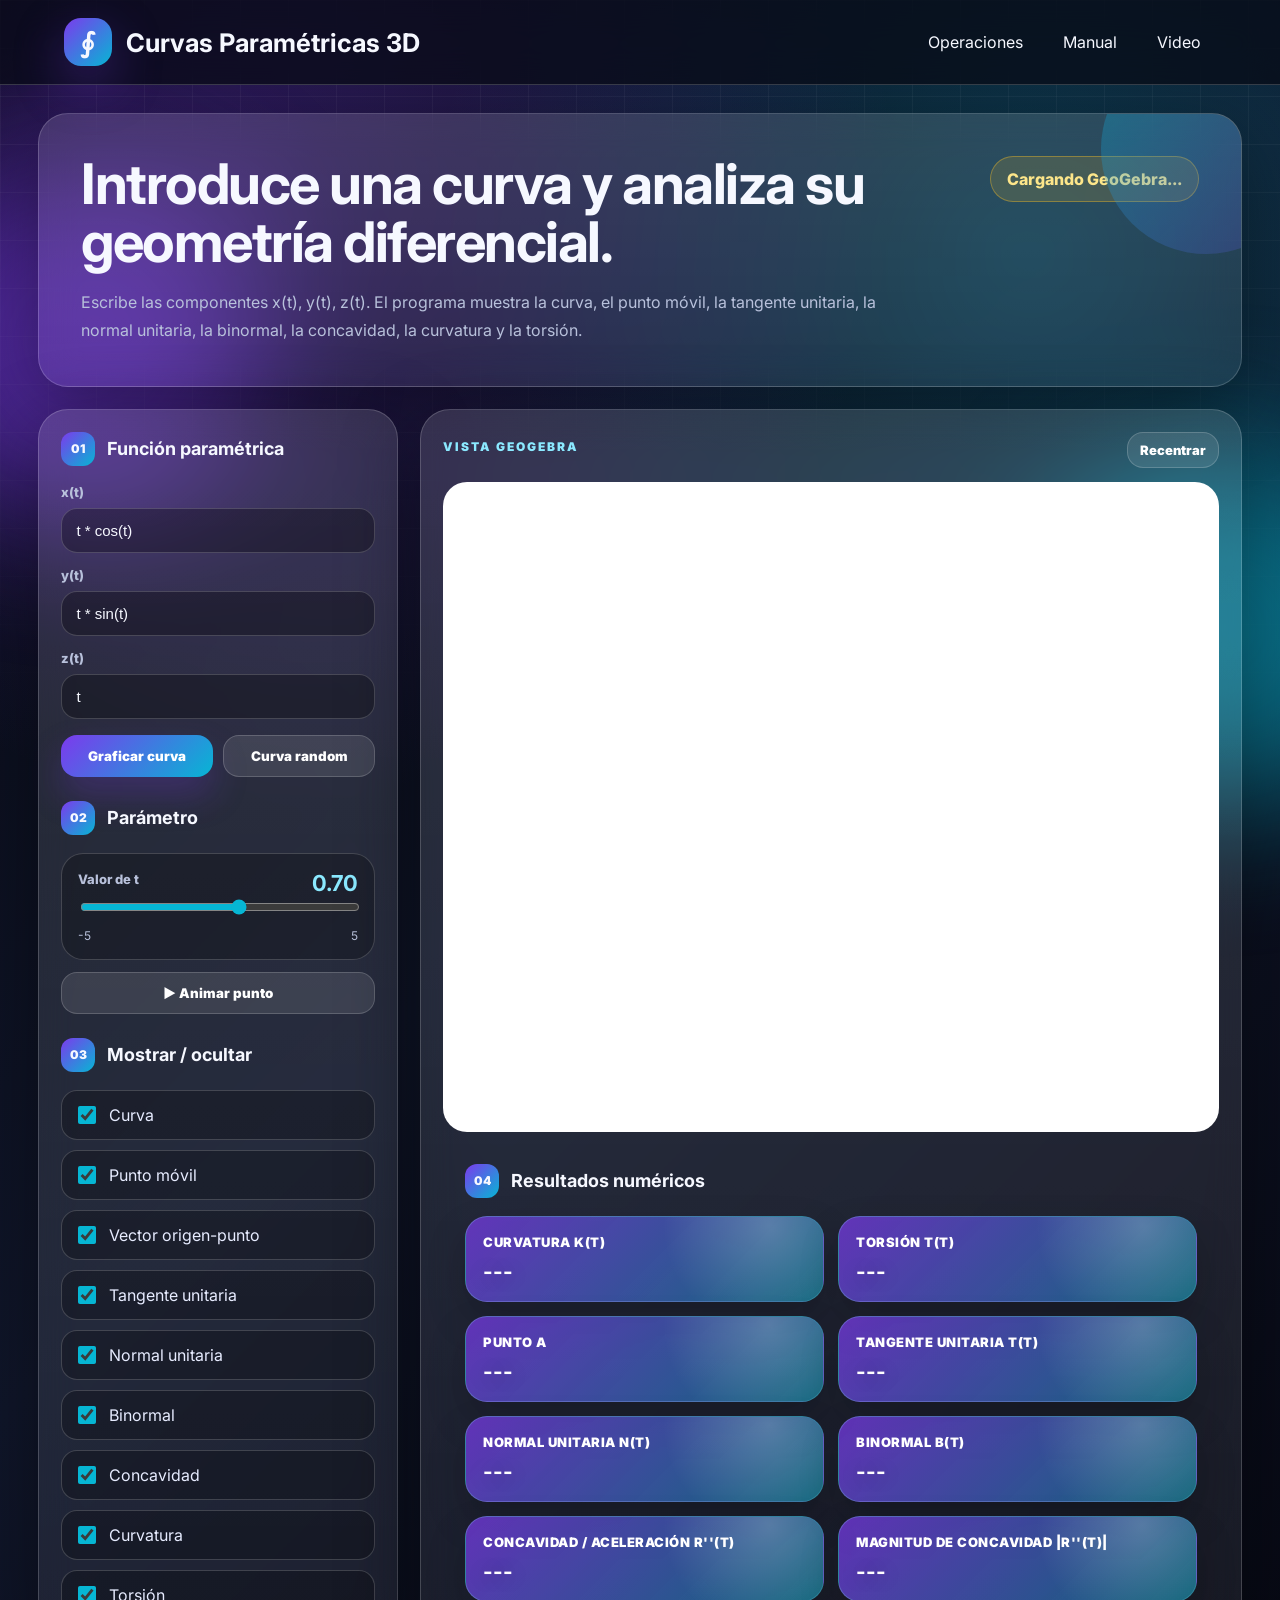
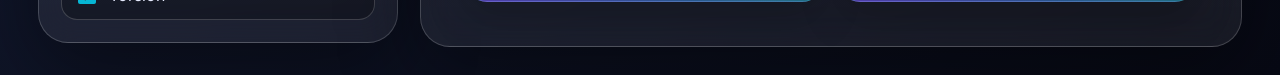
<file: index.html>
<!DOCTYPE html>
<html lang="es">
<head>
  <meta charset="UTF-8" />
  <meta name="viewport" content="width=device-width, initial-scale=1.0" />
  <title>Visualizador de Curvas Paramétricas 3D</title>
  <link rel="stylesheet" href="styles.css" />
  <script src="https://www.geogebra.org/apps/deployggb.js"></script>
</head>
<body>
  <div class="bg-orb orb-one"></div><div class="bg-orb orb-two"></div><div class="bg-grid"></div>

  <header class="topbar">
    <div class="brand"><div class="logo">∮</div><div><h1>Curvas Paramétricas 3D</h1></div></div>
    <nav class="desktop-nav"><a href="operaciones.html">Operaciones</a><a href="manual_usuario.pdf" target="_blank">Manual</a><a href="video_tutorial.mp4" target="_blank">Video</a></nav>
    <button class="menu-btn" id="menuBtn">☰</button>
  </header>

  <aside class="side-menu" id="sideMenu">
    <button class="close-menu" id="closeMenu">×</button>
    <h2>Menú</h2>
    <a href="operaciones.html">Operaciones matemáticas</a>
    <a href="manual_usuario.pdf" target="_blank">Manual de usuario</a>
    <a href="video_tutorial.mp4" target="_blank">Video tutorial</a>
    <a href="#panel-config">Configurar curva</a>
    <a href="#panel-resultados">Resultados</a>
  </aside>

  <main class="layout">
    <section class="hero card">
      <div>
        <h2>Introduce una curva y analiza su geometría diferencial.</h2>
        <p class="description">Escribe las componentes x(t), y(t), z(t). El programa muestra la curva, el punto móvil, la tangente unitaria, la normal unitaria, la binormal, la concavidad, la curvatura y la torsión.</p>
      </div>
      <div class="status-pill" id="statusPill">Cargando GeoGebra...</div>
    </section>

    <section class="workspace">
      <section class="control-panel card" id="panel-config">
        <div class="section-title"><span>01</span><h3>Función paramétrica</h3></div>
        <label class="input-group"><span>x(t)</span><input id="xInput" value="t * cos(t)" autocomplete="off" /></label>
        <label class="input-group"><span>y(t)</span><input id="yInput" value="t * sin(t)" autocomplete="off" /></label>
        <label class="input-group"><span>z(t)</span><input id="zInput" value="t" autocomplete="off" /></label>
        <div class="button-row"><button class="primary-btn" id="drawBtn">Graficar curva</button><button class="ghost-btn" id="randomBtn">Curva random</button></div>

        <div class="section-title compact"><span>02</span><h3>Parámetro</h3></div>
        <div class="slider-box">
          <div class="slider-head"><span>Valor de t</span><strong id="tValue">0.70</strong></div>
          <input type="range" id="tSlider" min="-5" max="5" step="0.01" value="0.7" />
          <div class="mini-labels"><span>-5</span><span>5</span></div>
        </div>
        <button class="ghost-btn full" id="playBtn">▶ Animar punto</button>

        <div class="section-title compact"><span>03</span><h3>Mostrar / ocultar</h3></div>
        <div class="toggles">
          <label><input type="checkbox" data-object="f" checked /> Curva</label>
          <label><input type="checkbox" data-object="A" checked /> Punto móvil</label>
          <label><input type="checkbox" data-object="u1" checked /> Vector origen-punto</label>
          <label><input type="checkbox" data-object="TangenteUnitario" checked /> Tangente unitaria</label>
          <label><input type="checkbox" data-object="NormalUnitario" checked /> Normal unitaria</label>
          <label><input type="checkbox" data-object="Binormal" checked /> Binormal</label>
          <label><input type="checkbox" data-object="Concavidad" checked /> Concavidad</label>
          <label><input type="checkbox" data-object="texto2" checked /> Curvatura</label>
          <label><input type="checkbox" data-object="texto3" checked /> Torsión</label>
        </div>
      </section>

      <section class="viewer-card card">
        <div class="viewer-header"><div><p class="eyebrow">Vista GeoGebra</p></div><button class="ghost-btn small" id="resetViewBtn">Recentrar</button></div>
        <div id="ggb-element"></div>
        <section class="data-panel" id="panel-resultados">
          <div class="section-title"><span>04</span><h3>Resultados numéricos</h3></div>
          <div class="metrics-grid">
            <div class="metric"><span>Curvatura κ(t)</span><strong id="curvatureValue">---</strong></div>
            <div class="metric"><span>Torsión τ(t)</span><strong id="torsionValue">---</strong></div>
            <div class="metric"><span>Punto A</span><strong id="pointValue">---</strong></div>
            <div class="metric"><span>Tangente unitaria T(t)</span><strong id="tangentValue">---</strong></div>
            <div class="metric"><span>Normal unitaria N(t)</span><strong id="normalValue">---</strong></div>
            <div class="metric"><span>Binormal B(t)</span><strong id="binormalValue">---</strong></div>
            <div class="metric"><span>Concavidad / aceleración r''(t)</span><strong id="concavityValue">---</strong></div>
            <div class="metric"><span>Magnitud de concavidad |r''(t)|</span><strong id="concavityMagnitudeValue">---</strong></div>
          </div>
        </section>
      </section>
    </section>

  </main>


  <script src="app.js"></script>
</body>
</html>
</file>
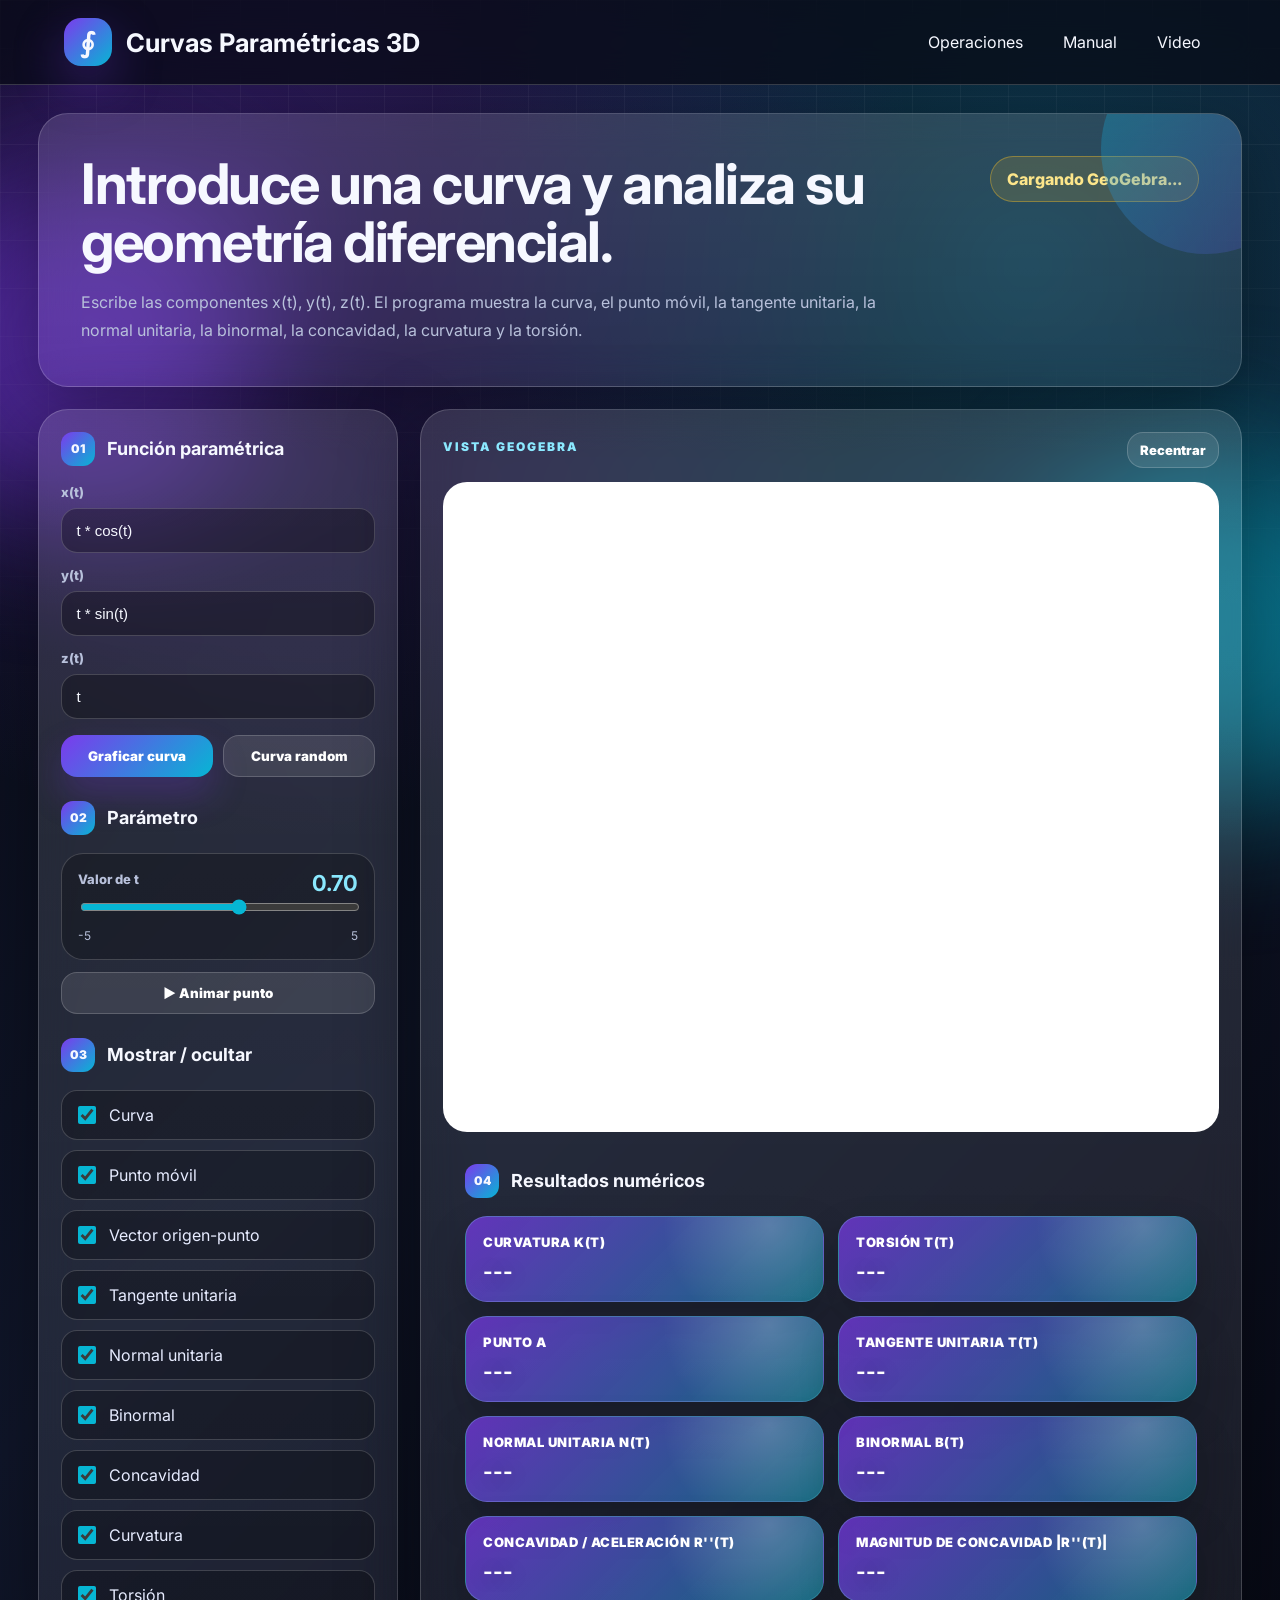
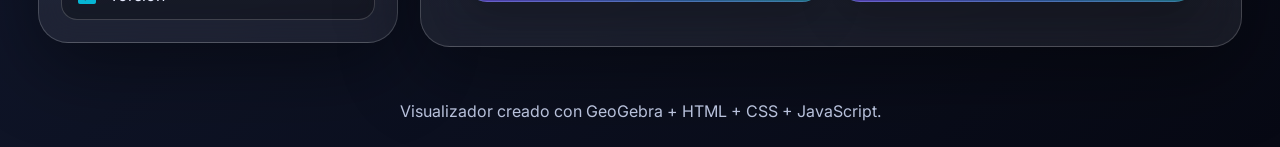
<file: ABRIR_PROYECTO.html>
<!DOCTYPE html>
<html lang="es">
<head>
  <meta charset="UTF-8" />
  <meta name="viewport" content="width=device-width, initial-scale=1.0" />
  <title>Visualizador de Curvas Paramétricas 3D</title>
  <style>
@import url('https://fonts.googleapis.com/css2?family=Inter:wght@400;500;600;700;800;900&display=swap');
:root{--bg:#070914;--panel:rgba(255,255,255,.09);--panel2:rgba(255,255,255,.13);--stroke:rgba(255,255,255,.18);--text:#f6f8ff;--muted:#b8c1db;--accent:#7c3aed;--accent2:#06b6d4;--hot:#f59e0b;--good:#22c55e;--shadow:0 24px 80px rgba(0,0,0,.42)}
*{box-sizing:border-box}html{scroll-behavior:smooth}body{margin:0;font-family:Inter,system-ui,sans-serif;min-height:100vh;color:var(--text);background:radial-gradient(circle at 20% 10%,rgba(124,58,237,.30),transparent 35%),radial-gradient(circle at 80% 15%,rgba(6,182,212,.24),transparent 34%),linear-gradient(135deg,#070914 0%,#10162a 48%,#070914 100%);overflow-x:hidden}.bg-grid{position:fixed;inset:0;pointer-events:none;background-image:linear-gradient(rgba(255,255,255,.05) 1px,transparent 1px),linear-gradient(90deg,rgba(255,255,255,.05) 1px,transparent 1px);background-size:48px 48px;mask-image:linear-gradient(to bottom,black,transparent 85%)}.bg-orb{position:fixed;width:360px;height:360px;border-radius:50%;filter:blur(70px);opacity:.55;pointer-events:none;animation:float 8s ease-in-out infinite alternate}.orb-one{background:#7c3aed;top:18%;left:-100px}.orb-two{background:#06b6d4;right:-120px;bottom:10%;animation-delay:1.5s}@keyframes float{from{transform:translateY(0) scale(1)}to{transform:translateY(-28px) scale(1.06)}}
.topbar{position:sticky;top:0;z-index:20;display:flex;align-items:center;justify-content:space-between;padding:18px 5vw;backdrop-filter:blur(18px);background:rgba(8,11,22,.72);border-bottom:1px solid var(--stroke)}.brand{display:flex;align-items:center;gap:14px}.logo{width:48px;height:48px;display:grid;place-items:center;border-radius:17px;font-size:28px;font-weight:900;background:linear-gradient(135deg,var(--accent),var(--accent2));box-shadow:0 18px 50px rgba(124,58,237,.35)}h1,h2,h3,p{margin:0}h1{font-size:clamp(18px,2vw,26px)}h2{font-size:clamp(28px,5vw,56px);line-height:1.03;letter-spacing:-1.5px}h3{font-size:18px}.eyebrow{color:#8be9ff;font-size:12px;text-transform:uppercase;letter-spacing:2px;font-weight:900;margin-bottom:6px}.desktop-nav{display:flex;gap:10px}.desktop-nav a,.side-menu a{color:var(--text);text-decoration:none;padding:10px 14px;border-radius:999px;border:1px solid transparent;transition:.25s}.desktop-nav a:hover,.side-menu a:hover{background:var(--panel);border-color:var(--stroke)}.menu-btn,.close-menu{display:none;color:#fff;background:var(--panel);border:1px solid var(--stroke);width:42px;height:42px;border-radius:14px;cursor:pointer;font-size:20px}.side-menu{position:fixed;top:0;right:-320px;width:300px;height:100vh;z-index:40;padding:28px;display:flex;flex-direction:column;gap:14px;background:rgba(10,14,30,.96);border-left:1px solid var(--stroke);backdrop-filter:blur(20px);transition:.35s}.side-menu.open{right:0}.layout{width:min(1500px,94vw);margin:28px auto;position:relative;z-index:2}.card{background:linear-gradient(180deg,rgba(255,255,255,.13),rgba(255,255,255,.065));border:1px solid var(--stroke);border-radius:30px;box-shadow:var(--shadow);backdrop-filter:blur(18px)}.hero{display:grid;grid-template-columns:1fr auto;gap:24px;padding:clamp(24px,4vw,42px);margin-bottom:22px;overflow:hidden;position:relative}.hero:after{content:'';position:absolute;right:-70px;top:-70px;width:210px;height:210px;border-radius:50%;background:linear-gradient(135deg,rgba(6,182,212,.35),rgba(124,58,237,.2))}.description{color:var(--muted);margin-top:18px;max-width:850px;line-height:1.7}.status-pill{align-self:start;padding:12px 16px;background:rgba(34,197,94,.14);border:1px solid rgba(34,197,94,.35);border-radius:999px;color:#a7f3d0;font-weight:800;white-space:nowrap}.status-pill.loading{background:rgba(251,191,36,.14);border-color:rgba(251,191,36,.38);color:#fde68a}.status-pill.error{background:rgba(251,113,133,.14);border-color:rgba(251,113,133,.38);color:#fecdd3}
.workspace{display:grid;grid-template-columns:360px minmax(560px,1fr);gap:22px;align-items:start}.control-panel,.data-panel,.viewer-card{padding:22px}.section-title{display:flex;align-items:center;gap:12px;margin-bottom:18px}.section-title.compact{margin-top:24px}.section-title span{width:34px;height:34px;display:grid;place-items:center;border-radius:12px;background:linear-gradient(135deg,var(--accent),var(--accent2));font-size:12px;font-weight:900}.input-group{display:block;margin-bottom:14px}.input-group span,.slider-head span{display:block;color:var(--muted);margin-bottom:8px;font-size:13px;font-weight:800}input{width:100%;border:1px solid var(--stroke);background:rgba(0,0,0,.30);color:var(--text);border-radius:16px;outline:none;padding:13px 14px;font-size:15px;transition:.22s}input:focus{border-color:rgba(6,182,212,.75);box-shadow:0 0 0 4px rgba(6,182,212,.12)}.button-row{display:grid;grid-template-columns:1fr 1fr;gap:10px;margin-top:16px}button{font-family:inherit}.primary-btn,.ghost-btn{border:0;cursor:pointer;border-radius:16px;padding:12px 14px;color:white;font-weight:900;transition:.22s}.primary-btn{background:linear-gradient(135deg,var(--accent),var(--accent2));box-shadow:0 18px 35px rgba(124,58,237,.26)}.primary-btn:hover,.ghost-btn:hover{transform:translateY(-2px)}.ghost-btn{background:rgba(255,255,255,.10);border:1px solid var(--stroke)}.ghost-btn.full{width:100%;margin-top:12px}.ghost-btn.small{padding:9px 12px;font-size:13px}.slider-box{padding:16px;border-radius:22px;background:rgba(0,0,0,.25);border:1px solid var(--stroke)}.slider-head{display:flex;align-items:center;justify-content:space-between}.slider-head strong{font-size:22px;color:#8be9ff}input[type=range]{padding:0;accent-color:var(--accent2);cursor:pointer}.mini-labels{display:flex;justify-content:space-between;color:var(--muted);font-size:12px;margin-top:8px}.toggles{display:grid;gap:10px}.toggles label{display:flex;gap:10px;align-items:center;padding:12px;border-radius:16px;background:rgba(0,0,0,.25);border:1px solid var(--stroke);color:#e7ecff;cursor:pointer}.toggles input{width:18px;height:18px;accent-color:var(--accent2)}
.viewer-card{min-height:auto}.viewer-header{display:flex;justify-content:space-between;align-items:center;margin-bottom:14px;gap:12px}#ggb-element{width:100%;height:650px;overflow:hidden;border-radius:24px;background:#fff;border:1px solid rgba(255,255,255,.25);box-shadow:inset 0 0 0 1px rgba(255,255,255,.15)}
.data-panel{margin-top:24px;padding-top:8px}.metrics-grid{display:grid;grid-template-columns:repeat(2,minmax(230px,1fr));gap:14px}.metric{position:relative;overflow:hidden;padding:17px;border:1px solid rgba(139,233,255,.24);border-radius:22px;background:linear-gradient(135deg,rgba(124,58,237,.72),rgba(6,182,212,.48));box-shadow:0 18px 38px rgba(0,0,0,.22)}.metric:before{content:'';position:absolute;inset:0;background:radial-gradient(circle at 85% 10%,rgba(255,255,255,.22),transparent 34%);pointer-events:none}.metric span{position:relative;display:block;color:#ffffff;font-size:13px;margin-bottom:9px;font-weight:900;text-transform:uppercase;letter-spacing:.5px}.metric strong{position:relative;font-size:21px;overflow-wrap:anywhere;color:#fff;text-shadow:0 2px 20px rgba(0,0,0,.35)}.info-box{margin-top:18px;padding:20px;border-radius:24px;background:linear-gradient(135deg,rgba(6,182,212,.18),rgba(124,58,237,.20));border:1px solid var(--stroke);color:#eaf0ff}.info-box h4{margin:0 0 10px;font-size:20px;color:#fff}.info-box p{line-height:1.65;color:#dbe5ff;margin-bottom:10px}footer{position:relative;z-index:2;text-align:center;color:var(--muted);padding:26px}.content-page{width:min(1100px,92vw);margin:36px auto;position:relative;z-index:2}.content-page .card{padding:clamp(24px,4vw,44px)}.content-page h2{margin-bottom:16px}.content-page h3{margin-top:26px;margin-bottom:10px}.content-page p,.content-page li{color:var(--muted);line-height:1.8}.content-page a{color:#8be9ff}.code-box{padding:18px;border-radius:18px;background:rgba(0,0,0,.35);border:1px solid var(--stroke);overflow:auto;color:#dbeafe;margin-top:14px}.formula-grid{display:grid;grid-template-columns:repeat(2,minmax(240px,1fr));gap:14px;margin-top:18px}.formula-card{padding:18px;border-radius:20px;background:rgba(0,0,0,.25);border:1px solid rgba(139,233,255,.18)}.formula-card b{color:#fff}.back-link{display:inline-block;margin-bottom:18px;color:#8be9ff;text-decoration:none;font-weight:900}@media(max-width:1220px){.workspace{grid-template-columns:1fr}.metrics-grid{grid-template-columns:repeat(2,1fr)}}@media(max-width:760px){.desktop-nav{display:none}.menu-btn,.close-menu{display:block}.hero{grid-template-columns:1fr}.button-row{grid-template-columns:1fr}#ggb-element{height:470px}.viewer-card{min-height:auto}.metrics-grid,.formula-grid{grid-template-columns:1fr}}

</style>
  <script src="https://www.geogebra.org/apps/deployggb.js"></script>
</head>
<body>
  <div class="bg-orb orb-one"></div><div class="bg-orb orb-two"></div><div class="bg-grid"></div>

  <header class="topbar">
    <div class="brand"><div class="logo">∮</div><div><h1>Curvas Paramétricas 3D</h1></div></div>
    <nav class="desktop-nav"><a href="operaciones.html">Operaciones</a><a href="manual_usuario.pdf" target="_blank">Manual</a><a href="video_tutorial.mp4" target="_blank">Video</a></nav>
    <button class="menu-btn" id="menuBtn">☰</button>
  </header>

  <aside class="side-menu" id="sideMenu">
    <button class="close-menu" id="closeMenu">×</button>
    <h2>Menú</h2>
    <a href="operaciones.html">Operaciones matemáticas</a>
    <a href="manual_usuario.pdf" target="_blank">Manual de usuario</a>
    <a href="video_tutorial.mp4" target="_blank">Video tutorial</a>
    <a href="#panel-config">Configurar curva</a>
    <a href="#panel-resultados">Resultados</a>
  </aside>

  <main class="layout">
    <section class="hero card">
      <div>
        <h2>Introduce una curva y analiza su geometría diferencial.</h2>
        <p class="description">Escribe las componentes x(t), y(t), z(t). El programa muestra la curva, el punto móvil, la tangente unitaria, la normal unitaria, la binormal, la concavidad, la curvatura y la torsión.</p>
      </div>
      <div class="status-pill" id="statusPill">Cargando GeoGebra...</div>
    </section>

    <section class="workspace">
      <section class="control-panel card" id="panel-config">
        <div class="section-title"><span>01</span><h3>Función paramétrica</h3></div>
        <label class="input-group"><span>x(t)</span><input id="xInput" value="t * cos(t)" autocomplete="off" /></label>
        <label class="input-group"><span>y(t)</span><input id="yInput" value="t * sin(t)" autocomplete="off" /></label>
        <label class="input-group"><span>z(t)</span><input id="zInput" value="t" autocomplete="off" /></label>
        <div class="button-row"><button class="primary-btn" id="drawBtn">Graficar curva</button><button class="ghost-btn" id="randomBtn">Curva random</button></div>

        <div class="section-title compact"><span>02</span><h3>Parámetro</h3></div>
        <div class="slider-box">
          <div class="slider-head"><span>Valor de t</span><strong id="tValue">0.70</strong></div>
          <input type="range" id="tSlider" min="-5" max="5" step="0.01" value="0.7" />
          <div class="mini-labels"><span>-5</span><span>5</span></div>
        </div>
        <button class="ghost-btn full" id="playBtn">▶ Animar punto</button>

        <div class="section-title compact"><span>03</span><h3>Mostrar / ocultar</h3></div>
        <div class="toggles">
          <label><input type="checkbox" data-object="f" checked /> Curva</label>
          <label><input type="checkbox" data-object="A" checked /> Punto móvil</label>
          <label><input type="checkbox" data-object="u1" checked /> Vector origen-punto</label>
          <label><input type="checkbox" data-object="TangenteUnitario" checked /> Tangente unitaria</label>
          <label><input type="checkbox" data-object="NormalUnitario" checked /> Normal unitaria</label>
          <label><input type="checkbox" data-object="Binormal" checked /> Binormal</label>
          <label><input type="checkbox" data-object="Concavidad" checked /> Concavidad</label>
          <label><input type="checkbox" data-object="texto2" checked /> Curvatura</label>
          <label><input type="checkbox" data-object="texto3" checked /> Torsión</label>
        </div>
      </section>

      <section class="viewer-card card">
        <div class="viewer-header"><div><p class="eyebrow">Vista GeoGebra</p></div><button class="ghost-btn small" id="resetViewBtn">Recentrar</button></div>
        <div id="ggb-element"></div>
        <section class="data-panel" id="panel-resultados">
          <div class="section-title"><span>04</span><h3>Resultados numéricos</h3></div>
          <div class="metrics-grid">
            <div class="metric"><span>Curvatura κ(t)</span><strong id="curvatureValue">---</strong></div>
            <div class="metric"><span>Torsión τ(t)</span><strong id="torsionValue">---</strong></div>
            <div class="metric"><span>Punto A</span><strong id="pointValue">---</strong></div>
            <div class="metric"><span>Tangente unitaria T(t)</span><strong id="tangentValue">---</strong></div>
            <div class="metric"><span>Normal unitaria N(t)</span><strong id="normalValue">---</strong></div>
            <div class="metric"><span>Binormal B(t)</span><strong id="binormalValue">---</strong></div>
            <div class="metric"><span>Concavidad / aceleración r''(t)</span><strong id="concavityValue">---</strong></div>
            <div class="metric"><span>Magnitud de concavidad |r''(t)|</span><strong id="concavityMagnitudeValue">---</strong></div>
          </div>
        </section>
      </section>
    </section>

  </main>

  <footer>Visualizador creado con GeoGebra + HTML + CSS + JavaScript.</footer>
  <script>
const GGB_BASE64 = "UEsDBBQAAAAIAMyss1wrOnwTDgUAALslAAAXAAAAZ2VvZ2VicmFfZGVmYXVsdHMyZC54bWztWl9zozYQf+59Coan9iEYMMT2Tbib3M10mplc7qbJdPoqg4zVyBJFIsb59F0kDEocXxLs+E8neYhYWf/291t2VxJnn8sZte5wLghnke05rm1hFvOEsDSyCzk5GdqfP304SzFP8ThH1oTnMyQjO6xaNv1CJ3BGvlvVoSyL7H5iWxlFsmod2XPbKgX5yPgVmmGRoRhfx1M8Q5c8RlL1n0qZiY+93nw+d5ZTOTxPezCa6JUi6aWpdKCEkWaUiciuHz7CwLp73XveV/181/V6f3+71BOdECYkYjG2QZUET1BBpYBHTPEMM2nJRYYjO+OESduiaIxpZP+oJOvXSY7xb7ZVdwKEXBjjlzMx5XOLj//[base64]/cQorNYHtvwO7bVsN/jeQKpQ0eKL6H9kxn2UUl7tFnBLWonephAZtv1u2oJ0t/Aeoq5Rqd4EMZnsK6kpHDZqckviWYQEpGISAplP18AdJINwoujgkeUQCit5gqEfA/7IHVBFgikCbjeGfFCyudGkg/VrkdyYH/cDdBwvtmK+09jeiYD2CAqeV1KBxvZRbM+6Wle3YjPdtxLyQtJr0gknYFwFIsDSxosstxtkNTPSd3eSIiWqH9NhgYK+Smz6q5qFeA6t93upPG7xFOVr8jP/wnf8d8r8Fb8juUN6wYzLZLaMymfRDI/d3wDT2QucrAoKpfrfs57gNeSODOe326vtu8DRmzuDgDOYOlOKt8n/VYptAvCdxtf97IuOGSIUFQWwLGxe6SI239sdSbngYaB46q1HZpI6va5k00Hrp7sfxXP3nBSPX807hMODA7LtC9sEmpYJWV7TY6gxvcxM5+rekW/[base64]/duZZa4PWhvWq0eh74cz5gIYqOU8cf9r1h2HcH3mAUDk9fSI83bOnRP2zIzrp3EFhrfW3Yr2HN4/ZYFJLbXRC4jL6uNwjCvj/[base64]/JxLdjXj4IS8/ce4nW9C+VYFzcPmH6L1F0+ZnBYxM42ZMNdDlse+XV45MZiAl7z/hiqbf8OurTh/8AUEsDBBQAAAAIAMyss1xswOvlYAMAAAMRAAAXAAAAZ2VvZ2VicmFfZGVmYXVsdHMzZC54bWztWMFy2zYQPTdfgcE9IimRsukxk9Gkh3YmyaSTS68wuZLQkgADQKLoX+s/9Ju6wMI2XTuJ7VE842l14AOw2F3g7XIJ6PztoWvZHoyVWlU8m6Wcgap1I9Wm4ju3fn3K3755db4BvYELI9ham064ihd+5rVeMctn5Tz1Y6LvK75oOOtb4fzsig+cHaw8U/qj6MD2oobP9RY68V7XwgX9rXO9PUuSYRhmV65m2mwStGaTg22SzcbNENFS1ypb8dg4Q8OkHrWHRdCbp2mW/P7hPTl6LZV1QtXAcSsNrMWudRab0EIHyjE39lDxWitZ+5W34gLaiv+qHO4Par9EVu/MHjiLyrjDrEjR2k/ntdamsUwfKo671yPBJcGAlCJNJNuTbE+ygQYHGhzCYOIN2q0emL74Ax1X3Jkdeo0LCp0wB8XvdKsNMxWfoweMVZYiXiCWcwxC228FWpxlKf2yvEyzbJnNSb8VIxi2F2g0ehU7p+tgMoyuRWujr+D8g26AJHmcryTmgWfGOsCIo3NiETeDkR9D/kytSAWf3dgCc1tZ/6nAYhCLiZJv/CKbBnwakg58UaRi/bPivTCYQM7IOsrlBtQeedLGskMaFjEioLVL6h2y0BsRsHcZIKji2o08sBXNXtG01ZxgQZATFJGj8ySmy53EEQdpFz9fh2kVu5NcSRchVx4bWnSPLOIT4+pfrRjVHxVDTJfnjSKLbcC9/v3Xt0kOL2AtjAMrhZq8pu+84N98L/+rfH+dQLSvYMLbp9C/xRtWzSfxVpaBuHmGiNQFvC5BxbHoWwv/VYomvlrZ7mMsEvXQDN1ZMCSJxZ1KNVXqWL2/WxR63Y5baIxWN4xPhm5IX0TSn/JuHfVbkUdGi3KZ5sv8aHF73KfiUYyuTL2VHTQgblOK2fB8lBKn+Umg1MNLZvTTiBVZYpWYsvl8CZrFUnJ6pwi/SDKNtN1tKrNnTMwlVWVKzBJ7L4ZLBe56dx99e1oui//L5UM4/LITTThkxS3+dtWfcknpeMyat8xL/ztZZsVpliODR6LlGEdP2fWtrKV70PUB4e71wQ/SLWEkuER44p2CrZYEJwSnBOV3jxZ2Z9Z4ib7vMBxFt4OcPy3IqHfvcXh28tBcvzH8Ay+RU6VvHoeTyc0/ufqX4c2rfwBQSwMEFAAAAAgAzKyzXNY3vbkZAAAAFwAAABYAAABnZW9nZWJyYV9qYXZhc2NyaXB0LmpzSyvNSy7JzM9TSE9P8s/zzMss0dBUqK4FAFBLAwQUAAAACADMrLNcMYofQXQLAABfLwAADAAAAGdlb2dlYnJhLnhtbN1a627byBX+vXmKgX4snNaW58Jr1s4il6ItkDjBJl0UXWQBShpLrCVSJSlZNvYJ+gJ9kD5C36RP0u/MDCnKkm3J8maTJpaGHM71+85tDnXy/WIyZnNdlGmenXZEl3eYzvr5IM2Gp51ZdX4Udb5//uRkqPOh7hUJO8+LSVKddnxq2fTzu143lpzqkun0tKMGHTYdJxW1Pu1cdlg6QGWQhIM+j4/kQAVHnvbFUazi/pFSQU8K0QsGXtxhizJ9luVnyUSX06SvP/[base64]/xOAQfaZn2xvq0c56MSw3Us/[base64]/kznxsTqvaGd1fDnecLVsTncTbrRVtOLiS0/7POGKLdBm2xJWyPKR+HgnhbCnyBCduLYoL5UFafiRiKF5CVk0z4zENNhJqQKarzhccUoyZCMaOjnjGIAZ7QY3zD3DJBuoxtMdgBbFGS+vs+89EspL5kagPYTPTi+FBrrAgfRXVK4WPqlIcPGQQfA/[base64]/k/YuXDdSOPp2UiJCaQRG/LIOiG7eGr3HS02PEnR9IDtg8GZMDMMOf5xkWYwUgsGOZ2OxEz/rjdJAm2Y8gvVbKs9mkpwtIGy5zFzx9c9LP82Lw4aqEALDF33SBJ9Dvq+aq7Cckmohv2NXy2nTV8w+6qrCykiULDfGxMAwL0n63Wbr5c/kyHy+rpnmaVa+SaTUrTDQNb1ZQ1PgiG4612aTBHnFn/6KXLz6Y/[base64]/eJ2TkKizv5iAD3U8n6GjrpYOChOMv2K6tHehhoWuU7BJX1IOV00Ing3KkNXTNMWRFfdnMGcZ6UycIpMbauK9JCv0Hj5NkYfmsNFTbti/[base64]/QaamTnjQ+dmteZ1Q7usEpPDJxl9O8IOjcKhTHplPp5VSHNAzbNlmsMi7lIOON5BqtEesf4VhBlW/TxdtBQSy0yvYZIa+2IAemHtRRvwpW2vRqAN6QQy8BRTO6zMxZ/SwUDXaQesHWOxvEew3hCF5cB43FBp/Qq+QSMlhMbTERbBu4jUzD/hxVwIKLlbU3JF3roxVC4QeNtYaLeMJIO1XCGWUkxXRgVbQYZjiLhawDaWlKCq13sOHUMtXRxUT9kpO6jY71g/L3H3tAbhfJYZmbBmbYXv5lFrwDWE6uDVtXCx0JwO+rdAJThMCMCKQGyN1pbYuFojDjf9y0ayIXO3cM1y5NvSCgImwmgLLGFbLJZXLSzLNHswllf7YSnJ5hKYKCmeiWG+viA0YcmS8m0yxRU8T1YVV+xC4/FrWJA55Hquf6IYl+A7rA7FJxyXaAG2hv1+VVQNO/V49/AEe215urY8VQ8i53pfciw7Hhw+yKHiC+LmbgSRbDIAHsBqzJ4eMgi8Ka5RNJJugoINSJp6Soc3g21hUm9FkcMDbLKtu2Fo1kTHDVvrJjLhWkl+hneRDlBRjMQBj2PhCURSAMtEaDEyB5HgQaAiBRKvrY9jdBi/[base64]/[base64]/CqRI5CLpYx4LILQgxcNaUpjcFSAzJ8fhlyGMEdA3CCK9kIB0VDF8AhB5IUwJA8MfhCmm+AHZyVj6VdtP/KqGMlkVpMizXd1BTe7P0IQL+iVmMt0/YbxkQsW73Aam12Gs0k3XQYc+v1G6j7+ztb4O6OfHY0fyN6Nzntw59sjRJOkFIhUviDq9lc/cYtJ240/40pWnUuaGRJ29TF1t330zWWW8cMtQxpx+GVxtp8Twq7uZ+zVrJjrV1iKLpEDv8EcJTaQdaLEhikoUYSAjNhEsiiRFKiQi1YmV3yT2vO7Oe3TzP165ha3549wwvzs4cPdbv7Cufk3OhtWo2WsxY5ZXfXp5wNl83d3v0q4WH+VECnYG/znQnJfQBzuD8shG5vC8luD81tD9L0CdfX1R4oI1D2FEB1vzRGa88g6xSPZ9YIIP7Pz4SiFlBRY3R6or/MDnOi2JungoJaYp8j1Jurp05bg1LL084HcRn7qodekCMdsvG8Igyjm+NpCqCu9qPL6fPftP2Z59R1ZkwSvPxOkk20NjP7FhlVR3+WS7EBba71Lkj26KGx+52ZesEFf6PwFL7gdLLV+WRA+Eub/+XfWRqXmYRtsNujJl4eN/VHMFtggkmhh836WVXkbGOMI74XE++0h2ejB2/uH61u+STa/TXK/S3/+5H9QSwMEFAAAAAAAzKyzXJNFJJuAbAAAgGwAABYAAABnZW9nZWJyYV90aHVtYm5haWwucG5niVBORw0KGgoAAAANSUhEUgAAAgAAAAEbCAYAAACsgTw/AAAQAElEQVR4AexdB2AcxdX+nnqxZNmSe8W40UOzMb3GNFNCD72XhBYCDiV0CIEQgimhg+kQ6k/[base64]/[base64]/[base64]/[base64]/HOQNvG3ykBwHHHHYcXX3wR5557LmbMmNG2Hvq8y8rK8Nxzz/ksG65+9dVXuOeeezBp0qRmlb366qvWfuyxx1r7008/jalTp8LlrVGTqGTgiy9qo7Jf2illQBlQBqKJgQ4PAO666y7cfffdOPTQQ3HHHXcgJycHc+fODXJw66232vyFF16ISy65BPPmzbNlU6ZMsfL444/HLrvsgp9//hk333wzrr/+evzwww/4/PPPbfnvf/97fPTRRzjzzDPBSfuNN97AbrvthquvvtqWryu59957cdZZZ+GVV17BrFmzgu433XQTTjjhBBx22GH4+uuvMWHCBJx44onYc889bX+DjqpEHQOnnbYq6vqkHVIGlAFloKMZaGv9HR4A/PTTT8jOzg72a9CgQSgvLw/mlyxZgtLSUpxzzjl2gv/nP/9py2bOnIk1a9aAE/QVV1yB2267DQwSJk+ejMrKShQXF1u/OXPmYOXKlTjmmGNw4IEH2hUGBhpffPGFLXfJsmXLMH/+fAtnoxQRCov33nvPSiYMQNgebdtttx2GDRuGt99+G9OmTcPIkSPpoohSBhYvLjUB4+oo7Z12SxlQBpSB6GCgwwOA/v37Nxspz6abGUwmISEBo0aNMhpQX19vz+QPP/xwLFy40AYGnHCTkpJseaSkV69etujJJ5+0EzUnbGtoTLhqwMsPxNKlSxutgEhTANC3b1+419FHH22Djz/+8Y94+OGHrZmrDbwUwFULa9Ak6hgwMSPKyurw5ptFUdc37ZAyoAwoAx3HQNtr7vAA4NRTT7VL7FVVVXj22WexYsUKO+m+/PLLdtmdE76/21zK//Of/4y99toLXM7nkv/s2bPBlQL6FRYWomfPnjY44Bk9bQ4FBQWYOHGiDRp4tu7slPvtt5+9zs9r/VyFoI0YMGCAXZHgJYPdd9+dJovBgweD9S1YsACbbropTjrpJLvSwABj/Pjx1keT6GNg2bIG06k6XHzxbCP1rQwoA8qAMhCJgQ4PAIYMGYI777wTq1atAs+gDzjgAGy11VbYYYcd7LX9G2+8EVtssUWwf+PGjcO3335r8+effz5SUlKw44474vHHH0deXh54Zs4J+aijjrKBAFcUOLlvttlm4Bn8X//6Vzuhf//996irq7P1tJRcc8019pLCBRdcYOtnoEJ/Lv1T7r///uCEz1UA1sf8zjvvzCJFFDJw5pnVplcMAppWdoxB38qAMqAMxDQD6zO4Dg8A2Cku3/fr18/eAMg84fI9evRAcnIyTUH07t07qHNSz8nJgVviZ56F9MnNzQWRmpoKtkE78/ThfQfORntLoH+OaYM+6enpFBa0u3ZFBK7PtlCTqGRg2rQK0y8GfmICyTKj61sZUAaUAWUgHAOdEgCEa1htykB7M1BZyRrXmKTGIAGPPLLESH0rA8qAMhDrDKzf+DQAWD/edKsoZOCTT3jmT/ASAPDOO0VR2EvtkjKgDCgD0cGABgDRsR+0F+3AwH338cy/[base64]/tzplt2MgRtvBC6/vJt1Wrsb1wzwa9F8KNr9999vn0L6448/2geUxTUpOvh2Y0ADgHajUiuKdgZ45n/ffcDkydHeU+1fvDPA3yUREbOi9ZWlgs9L4UPJ/M9MsQWaxD0DG0KABgAbwp5u260Y+Ppr4NZbgcafm+hWfdfOxg8DaWlp2GSTTYIDrq2txaWXXhrMq6IMtBcDGgC0F5NajzKgDCgDG8AAfw1VROyPoLEa/qhZIBAIPuSMNoUy0JyBDct1eABwyy234Pjjj8fuu+8OPuO/pKSkVT1+9913g3587G8w00blyiuvtL9F8Prrrzfbkv0666yz8I9//CNo1yg7SIUqyoAy0IkM8DHnPCa5JvnodB4vXV6lMtARDHR4AHDxxReDP+hz8MEH298EqK6uxlVXXYV58+bZ8XzzzTf417/+Bdr5XH438fMfgg58Bv+YMWOo2siYv+rH7fmjQNbYQsKfDR46dCjuuece+wuBzpVtiYi18zn/tJ999tn46KOPqCqUAWVAGegUBniCIiL2h8bY4GmnnQae9WdlZTGrUAZaZGBDCzs8AAjtIKNcTvQ33XST/RGeyy+/HPwBnwMPPBAMFvgrgNyGk/YzzzwD/vjOtddea78Cw9WD999/H9yey2X0c/j4449BfPnll86ExYsXY/jw4TbP62hWMQl/1Gf69OlgXVOnTjUW4L///S+22WYbq2uiDCgDykBHMlBUVGR/FfW6666zzfTp08dO/Lzb3xo0UQY6gYFODwD22GMPOyz+bO+aNWswatQom3/sscfAr7zsvffeNs9kxowZyMzMpIqyMu+HXRgh01BTw6e+UfPAX+gjWIdngf0Ha2jgU+E8Hb4Xr6+xL/w5YJ9ZVWVAGVAGOpSBLbfcEpzwXSMzZ860Pz3u8iqVgdYxsOFenR4A8Kyb3X755ZfhX+b66aef8PPPP+OQQw6xkj689v/ZZ59RbfYPYw0hyYoVK0AwsnZFo0ePxptvvmmzImIlk5SUFNx1111Uwa/WWEWTqGbgxRdhLuM0dbGgAHjiCcBcQWoyqqYMRDEDPOaICHisYze58snl/rFjxzKrUAY6nYFOCQD4k7o77bSTHRxvbOGNd1zu58/1Tpo0ydp55k47r/1vvvnm4D0Dm222mY2Mab/zzjttwMDJmxswOKB04E/1Etze2Sh5AyIvN/B7tMxPmzYNrOOcc84B7QTthOsLdUV0MTBhAvDjj0B1tdcvxnXHHgtsu62X11QZiFYGeIbPlU4e+9hHHqcWLVoEXg5lXqEMrA8D7bFNpwQA2dnZdnmfHR4xYoT9TiuXwZj//e9/T4GcnBxrP/roo21+3333tfJYc5R3d+fzcgAnbxYcdNBBFOvE1ltvjb/97W82eKDzPvvsQwH2g/aNNtrI5pm4MuqK6GKgf3/ArJQiLc3rF4OB++8HbrjBy2uqDEQbA7zv6KyzzsKmm26KuXPn2q/zPfroo8jPz8eQIUOirbvanzhkoFMCgDjkVYfczgycfz7w4INNld58M3D66cD06U02ao23fKC+njmFMtA1DPCeJp6s3HvvvbYDe+65JxgQcEXSGjRRBjaIgfbZWAOA9uFRa+lABmbMAJYvB04+GVizBpgzB+BT/[base64]/aidhnYPLkyejfvz++//57O9gzzjjDTvwnnniizWuiDEQrAxoAROue0X4pA8pA1DLAh4mdd9559lkjN/OGFNNTPnWUX+tz1/2NSd/KQAcw0H5VagDQflxqTcqAMhAHDHz11Vf2AWV8mJgbLp/dv3DhQpdVqQx0CwY0AOgWu0k7qQwoA13NwPPPP2+/Tsxnlrgnkb733nt2ud//ULOu7qe2H9sMtOfoNABoTza1LmVAGYg5BniD3w477IDDDz8c5eXldnz/+c9/7MS/R+Ojza1RE2WgmzGgAUA322HaXWVAGegcBvi0vrFjx9ob/L744gvbKH+8jNf5z+eDKaxFE2WgMxlo37Y0AGhfPrU2ZUAZ6OYM1NfX218oHTZsGGbPnm1HwyeHcuK//vrrbV4TZSAWGNAAIBb2oo5BGVAG2oUBPqmPv1Fy66232vp22203u+w/b948m9dEGehKBtq7bQ0A2ptRrU8ZUAa6HQMnnXSS/Urf448/bvuekJAALvtPnz7d3vFvjZooAzHGgAYAMbZDdTjKgDLQegYuueQSO/FPnTrVbjRo0CA78fMyAO/2t0ZNlIGoYKD9O6EBQPtzqjUqA8pAFDPQ0NBgf3lURHDLLbfYng4cOBC86W/JkiXBXy61BZooAzHMgAYAMbxzoANuiAAAEABJREFUdWjKgDLQnIFrrrnGPir6pptuChbceeedWLp0qf5Eb5ARVaKRgY7okwYAHcGq1qkMKANRxcADDzyA7OxsXH311cF+vfLKK/a7/H/605+CNlWUgXhiQAOAeNrbOlZlIM4YeOihh+wZ/+mnn47Vq1fb0b/44ot24j/wwANtXhNlIPoZ6JgeagDQMbxqrcqAMtCFDPBMX0Rw6qmngtf82ZUbbrjBTvyHHHIIswplIO4Z0AAg7j8CSoAyEBsM8Pn8fEKfiIDX+jmq3r1747bbbrMT/2WXXUaTQhnodgx0VIc1AOgoZrVeZUAZ6DQG9t13X6SmpmLKlCnBNvnjPStXrsQFF1wQtKmiDCgDTQxoANDEhWrKgDLQzRg44IAD7Pf433rrLdvzjIwMfPnll/aM/w9/+IO1aaIMdG8GOq73GgB0HLdaszKgDHQQA7ypT0Tw+uuv2xY23nhj/Pzzz6ioqMD2229vbZooA8pAywxoANAyP1qqDCgDUcIAn8fPZ/WLCPi1PnZr5MiRKCwsxNy5c7HZZpvRpFAGYoqBjhyMBgAdya7WrQwoAxvMAL++JyLgZO+e1d+jRw+7zD9nzhzk5eVtcBtagTIQjwxoABCPe13HrAx0AwZqa2vRv39/+wAf193TTjsNy5YtC36n39lVKgOxyUDHjkoDgI7lV2tXBpSBNjLw0ksvgdf0U1JSsGLFCrv1eeedZ8/477//fgwYMMDaNFEGlIENY0ADgA3jT7dWBpSBdmLg3nvvtXf0H3rooZg/f76t9aSTTrIT/+23327zmigD8cRAR49VA4COZljrVwaUgYgMlJaW4swzz7QT/1lnnWX9srKywGAgEAjg4YcftjZNlAFloP0Z0ACg/TnVGpUBZaAVDPTt2xe9evXCfffdF/[base64]/3p7tT5w4MfjVvQsvvNCe7X/44Yfo06dPO7amVSkDykBbGNAAoC1sqW/UMMDHvD/3HHDiiVHTJe1IIwO8sY+TvIjg73//u7X27NkTF198sZ34//3vf1ubJsqAMhCJgc6xawDQOTxrKx3AwHXXAdOmdUDFWuV6M8Azet7Y95///CdYB5f5GRTcfPPNQZsqyoAy0PUMaADQ9ftAe7AeDNx0E3D22UBKSvONDzqoDMXFPXDAAWV49dWS5oWa6xAGnnjiCftwHhFBUVGRbeOQQw7BDz/8YM/4GRRYoybKgDLQKgY6y0kDgM5iWttpVwZOOglYuBCYNat5taWlxWbSWYr09HlG1jQv1Fy7MsCv6okIjjvuOOTn59u6DzvsMMN7AC+++CK23HJLa9NEGVAGopMBDQCic79or9bBQP/+wLbbAmPHNnf88MONkJvbE889tw0mTerXvFBzG8zAggULcNJJJ9kb+/hYXlYoIrjtttvsxP8cb8ygUaEMKAPryUDnbaYBQOdxrS0pA92WgaqqKjvpjxgxAlOnTrXjSEtLw48//oiGhgZccMEF1qaJMqAMdB8GNADoPvtKe6oMdDoDPLNPSkpCRkZGsG3+Ih+/y8+gYIsttgjaVVEGlIENZ6Aza9AAoDPZ1raUgW7CwP7772/P+P/yl7+gvr7e9vrcc8+1y/xc+h88eLC1aaIMKAPdlwENALrvvtOeKwPtysBHH30EPpZXRPDGG2/YugcNGoSnnnrKTvxTpkyxNk2UAWWgoxjo3Ho1AOhcvrU1ZSDqGLj11lvt2f6uu+4K/hgPOzhy5Eg76S9ZsgRHH300TQplQBmIMQY0AIixHarDUQZay8DkyZORkJCAv/71r8FNLr30UtTW1mLOnDlBmyrKgDLQOQx0disaAHQ249qeMtCFDLz66qvBZX4+mS8QCNjefPPNN/aM/8YbbwRv+rNGTZQBZSCmGdAAIKZ3rw5OGfAYePzxx+0y/6RJk4LL/AceeCA+/vhjO/Fvs802nqOmyoAy0EUMdH6zGgB0PufaojLQKQz8+uuv9vq9iOD4448PtnndddfZSf+VV17BTjvtFLSrogwoA/HFgAYA8bW/dbRxwMB7771nz/bHjBmDZ555xo7Y/UAPl/yvuOIKa9NEGVAGooeBruiJBgBdwbq2qQx0AAN8aE9qair22muvYO0HH3wwVqxYgeLiYpx//vlBuyrKgDKgDGgAoJ8BZaAbM/Dzzz9jv/32s2f8fGhPTY33A0j8oZ66ujq89NJL6Nu3bzceoXZdGYgHBrpmjBoAdA3v2qoysEEMfPrpp8jNzQUfxfvmm2/aurbeemvwx3i4zH/vvfciMTHR2jVRBpQBZSAcAxoAhGNFbcpAFDJQVFSEK6+80p7t8+Y9LuuzmwcddJC9qe/bb78Ff46XNoUyoAx0Hwa6qqcaAHQV89quMtBKBkpKSsCb+Pr06QPewc/NeHZPnWf7L7/8Mk0KZUAZUAbaxIAGAG2iS52Vgc5jgMv4nPh79+6N0tJS2/Bmm20GXvfn9X29m99Sooky0M0Z6LruawDQddxry8rAWgzwbP+ss86yy/yUbuLnQ3tWrlxpJ38GAWttqAZlQBlQBtrIgAYAbSRM3ZWBjmDg+++/x+abbw6e7fPMn23wl/juuusue32fD+1hGe0KZUAZiB0GunIkGgB0JfvadlwzUF1djc8//9ye7fMO/hkzZlg+eK1/+fLl4C/xnXPOOdamiTKgDCgD7c2ABgDtzajWpwy0goHdd98d6enpmDBhQtCbv8TH7/EXFBSgf//+QbsqyoAyEKsMdO24NADoWv619ThigGf1I0aMsGf8H3zwgR15VlYWuLzPu/n5S3zJycnWrokyoAwoAx3NgAYAHc2w1h/3DPz73/+2k/7AgQOxYMECy8eee+6JWbNmYdWqVeANftaoiTKgDMQVA109WA0AunoPaPsxyUBZWZl9KI+I4KKLLrJjzMjIwKGHHmpv6nv33XfBH+uxBZooA8qAMtAFDGgA0AWka5OxywCf1se7+XNycvDCCy/YgfJa/yeffIKKioqgzRZoogwoA3HMQNcPXQOArt8H2oMYYOD2228HJ33ewe/u5s/Ly7O/wldZWYkdd9wxBkapQ1AGlIFYYkADgFjamzqWTmfg3HPPtdf3L7jgAnDZnx246aabsHTpUhQWFtpH+NKmUAaUAWXAz0A06BoARMNe0D50KwZ4Nz+/viciuPPOO23f+che/iof7+afPHkyeMOfLdBEGVAGlIEoZUADgCjdMdqtdTNQWrpun/b0+PLLL8Gv8XFy5wN8WPfgwYPxww8/2KX+iRMn0qRQBpQBZWAdDERHsQYA0bEftBfrYOCLL4Dzz29yevNNICenKd9RGs/of/zxR7vMP378eLiv8Q0ZMsTezb948WJsueWWHdW81qsMKAPKQIcxoAFAh1GrFbcnAxtvDGRmNtX46qvAIYcAX3/dZGtvbf/990daWhq22mqrYNXPPPOM/WW+RYsWBW2qKAPKgDLQFgaixVcDgGjZE9qPFhnIy2tezEvvL73UfFWgucf65ebNm4cTTzzRnvG/8cYb4KN5ueR/33332TP+I488Ej179ly/ynUrZUAZUAaiiAENAKJoZ2hXWmYgKckr//VX4MEHgcmTgeuu82wuFZmFFSsa0K/fZzjvPO/HdVxZS5Jf3RswYABGjhyJRx991LqOGjUKDAh4R//pp59ubZooA8qAMrBhDETP1hoARM++0J6sg4Frr/UcRo8GTj0V+Oc/gT339GwuDQTGmsk/wQQBEzBlymbOHFEuW7bMnu3z4T35+fnWb9ttt7Vn+7+aSIM3/VmjJsqAMqAMxBgDGgDE2A6NqeHUrUHN6qIOGdKDZgmBj+YdNGhQsP7DDz/cLvl/3ZE3FgRbU0UZUAbikYFoGrMGANG0N7QvTQzUVmLhv7ZHcmavJls7aDfffLM94z/ttNNQVVVlazznnHNQX1+P//3vf9Bf47OUaKIMKANxwIAGAHGwk7vjEMunHoQFxfWQhMR26T4f1Ssi4EN6XIVPPfWUXeq/6667kJCg/wqOF5XKgDLQUQxEV7161Iuu/aG9MQzUPnMUCgsK0CCNd/0Z2/q+n3jiCXvGz0f1so7MzEw8++yzduI/+uijaVIoA8qAMhCXDGgAEJe7PXoH3fDxzVi5eBaKKuqQvdH2691R3skvIjjuuONsHampqfj0009RXl6OI444wto0UQaUAWWgMxmItrY0AIi2PRLP/fnleZR99RRWVTWgvLoeI/Y5q81s8Id4Cgt3wsUXn2G35Rn/L7/8gurqavD5/daoiTKgDCgDygA0ANAPQXQwUFWM8nevxyoz8ZdW1aG+IYDeG2/X6r5de+21dqn/0ksvRUNDA7bffnv7jH6e8W+yySatrkcdlQFlQBnoGAair1YNAKJvn8Rfj2qrUPng3mbybzCoR2VNgwkAWkcDf41PRHDVVVfZDVJSUpCRcT1effUjfUa/ZUQTZUAZUAbCM6ABQHhe1NqJDCz++lW8P3s1ZiytwpKSWtSZs/+AJLbYA35lT0Rw7rnnWj8+nvedd97BmjVrkJW1l7VpogwoA8pAtDAQjf3QACAa90qc9WnIhCMwYOSW2KhPqlnGB9bUBpDaa2BEFviVvSOPPDJYzh/mKS0txV576cQfJEUVZUAZUAbWwYAGAOsgSIs7h4ExPcqQX1Zrrt8HbIN5Y3a00iVz5swBn9UvIuBP9NLO6/7U+dO8zCuUAWVAGYhOBqKzVxoAROd+ia9e1ZSjqLAAvPa/y+Vv4IA75mCLo5t+5eeQQw7B6NGj4Z7Vzxv9OPH//e9/jy+edLTKgDKgDLQjAxoAtCOZWtX6MbDmveuxwpz989p/Vv+RwUoOO+wwc0lA8PLLL1vbrrvuas/+b7zxRpvXRBlQBpSB7sBAtPZRA4Bo3TNx1K/in95AaVU9xp/7uB31Sy+9ZCf+F154weYHDhxoJ/4PPvjA5jVRBpQBZUAZ2HAGNADYcA61hg1goO77x7B8VS2QlIbcUeMxbNgwHHroocEaZ8+ejaVLlwbzqigDyoAy0L0YiN7eJkRv17Rn8cBAyfQpKKmoxwvfrLRn/byjn+Pmj/bwOj+v/TOvUAaUAWVAGWhfBjQAaF8+tbY2MNDw8zP4an4p/nDPPNw7fZndcosttsD8+fPBR/pagybKgDKgDHRjBqK56xoARPPeieG+8XG951x4KQ64Yy5WVdWDT/B76KGH8OOPP2KjjTaK4ZHr0JQBZUAZiA4GNACIjv0QV71YsmQJEhMTce87C+y4d9ppJ/sEv5NPPtnmNVEGlAFlIDYYiO5RaAAQ3fsn5np33HHHwf/gnttO3QEffwrCH6QAABAASURBVPxxzI1TB6QMKAPKQLQzoAFAtO+hGOrfpptuiieeeMKOaNMBaXjlzyNx2g3eV/+sURNlQBlQBmKIgWgfigYA0b6HOqB/tdX1HVBr5CpnzJhh7/CfOXOmdbrskNF48MThSBCgR7+NrU0TZUAZUAaUgc5lQAOAzuU7Klr76rH5+O2rgk7py9NPP43NN9/cttW7d28sXzgHF+6Ri4bEDGx34s3WjqqVnmzvtLKovWvU+pQBZUAZaCUD0e+mAUD076N272FqYjpevvIrvHbDt+1et7/CrbbaCsccc0zQVFRUhP6rv8WiwtUor65B3/xpXllaL0+2d/rBte1do9anDCgDykDMMKABQMzsytYPJDMvzTrP/Xg5Hjz+Xau3d8Kzfn6lj/XyR3v4UB8RQc23j2Jl+Rps/sd/Ahl5QH0N8P6VQHUJ8PQhwA+PAm9dxM2A1881+amm/CqgfDnw/B+Bgp+AF44FvrzDk+9cCrx5AVC2GJj1kvF/DPmPvYBeCSu8OjRVBpQBZaALGOgOTWoA0B32Ujv3MSU1CSmJqbbW8qJq3L7fayhZUm7z7ZHw2f287s+6pkyZgmuv9c7EG2a8gMqaegwZthEG5mWZSXsRULMaCDTQFeizCbDVCcCaMq8sZ6jJnwikmxWCZd8AfTc32ML4CjDOBAe5o4G9/wGM2AsonQ8wnzfG1FmO5GrvwULGWd/KgDKgDCgDYRjQACAMKbFuSklPRlJCcrNhPvuXz5rl1ydTXl5ub/ZbvtycrZsKGASce66ZqI3Od9l7N6NiTQAVPUYCQ3cBNjvSTNwLWeShWZ8CQEKKZ080UpKAxqAFkujZXbmXA76+BzCrCtUjDncWlcqAMqAMdAED3aNJDQC6x35q115m9EpFgptEG2uuXm2W4hv19RVZWeas3myckJAABgP82p/Jem+z1L+ipBy19Q3Ydi8zQVcUAnPfAgZs45WHpj2HAYtNUFJqAgQu+/ffKtRj7XyCCQxSspD2ywPAsq/WLleLMqAMKAPKQJABDQCCVMSP0nuLJIj5849451PG+rNt1vv16xfcpqysDJmZmcE8ldX37IL8VbVYAeO30R5AZh9gv9tZBOx1I8AbAffwLhXgIDOBs+SIp4EcEwgc8F8gawCw40W0AodOxaxZwEG3XOrlR08Chu0GTLzN1tv/T+ehYPgZpv4pXrmmyoAyoAx0IgPdpSkNALrLnmrnfu75t7HNVgGKF5evdwubbLIJCgq8rxXOMjNzjx49mtUVWLUUhWWVWFMbwCaHXtasbH0zY8cChx66vlvrdsqAMqAMKAMaAMTpZ2D4hFyc+/q+OOrWnS0Dv0xbYmVbk1NOOcWcjZvTcbPh22+/jTFjxhit+bvq+VOQX1aHxMxcZA/epHmh5pQBZUAZiCkGus9gNADoPvuqQ3raf9OeSE1PsXV/+shsK1ubfPDBB3j44Yet+/XXX4999tnH6s0Sc+2/uCAf5WvqscP57fvY3wHmqkCztkzmuONKUFKSiIkTizB9eoWx6FsZUAaUAWUgHAMaAIRjJc5s+168tR3xV8/MRaAhYPV1Jfw5391339268Xr/5ZdfbvXQpObDW8zZfw3qTL3t/djfffcNbQ144YXlqK0twsyZP6KmpnJtB7UoA8qAMtCBDHSnqjUA6E57q4P6OnxCHhL5NTtT/+eP/2pSYOVnwG+PNKHwA2sOJv6zfd7xHywIUYq/eRbFlfX43Ym3NSsJ1AENtc1MNrPqF6Cm8cnAfDxA8ZfW3CypWgpULgTqq5qZbaayclP07dsLixbtid237YPKxdasiTKgDCgDykAIAxoAhBASr9lJV29rh/7lU3NRvaoGuROA4ScB1fme7LObLbbJ3Llz8d5771n92WeftTJcUv/DE1ixqg6BxFQM3PbAZi4F7wOcyJsZTaZqOVDn7kcMABXzjTHknT4IyBgGLFzHFYWUXOM3JGRjzSoDyoAy0GEMdK+KNQDoXvurw3o7bFwekhpXAT58YOZa7eS/CZTPA0q+BjbflE/jA7bfZjz2GHQEij4BVkyDPStf8ACQ/7bx+wZY/tNIZG/[base64]/74tK/VXwJVySSMptP4GZhwXr03cNs+5OHit8AxjG1Q9eAL14mqDKXAbI3BbiKwUCFdoUyoAwoA+3NQHerTwOA7rbHOrC/eSOykJSUbFt49Vpzqm81L5l/PzBgf+CKd463hlH9N8eAvmYt3uYQfEqvu66fmAYsWzQVdWnfo4+ZoBvd1hJimssxQUHmCKC3CRBSegL1jffuMRDgpL/WRiGGRU+YvpkrDH1MkBJSBPaD9dBeVwGkmaCDukIZUAaUgXhnQAOAeP8EhIz/hAd3tZZF3xZZ6ZJe2wGzbgY+/fRTa7rphAetdMnwE4FfbwW4DM9f9pPaE9Cv9y/IKLoD2WG++p81Bph7l3d/AeuddRPM5QKA7RSbywJzbgeI/ibocG2EyvTBwG8PAelDPd/VvwK8XNDMT4BR5wMzbzR9e96sAuzSrFQzyoAyoAy0EwPdrxoNALrfPuvQHmf1TUN6Vppt49m/fIqxf7Mq+piJc8UOTV8F+MM/xyGtH5DaBxh6DOw9AIMOATKGAFlFR2Pp4i+xtGICxk4GknoAQ4706mE5LydwuzEXA8nZsD5sJ7mn5zP8BG/SHvNX2EsHmRvBBgYwL/r13Mzktwb67W0CiFOAgZM8/[base64]/idWuiQpKcmpzWTt+9cjf1UtGiQJGX2GNSvTjDKgDCgDykB0MaABQHTtj6jqzWG3jLf9KV1WgarSGqu3lJR++xyKK+ox8oALIaIfrZa40jJlQBmIHQa660j0KN1d91wn9Ju/FOhWAV69/[base64]/7IJNRjCww4/FSUvze9WZlmlAFlQBmIZQa689g0AOjOe6+T+t57WCYye6Zju4He5YCbbrqpqeXyFSgqWI7UnxuQesy+KH788aYy1ZQBZUAZUAailgENAKJ210RXx/a/dBvsPvxg2yl/AFD98tkoKAdqFi1CzfPvYY2R1kkTZUAZUAZinoHuPUANALr3/uu03g/cKgfDc9b+VZ+zpmUjN+8UzD77bDxcX49h996L5ddcg5Ze06dPb6k4YllhYSFKS0vxxhtv4MUXX8Rpp53WzHf27Nng44oDgXIEAgFbRv+RI0daPTR5//338eSTT9p6amqaf82xoaEB7oFHi0xQc9ttt9m217r/wVT62Wef4YEHHrD1lJebaMjY+K6oqLDbXH311ba/8+fPp1mhDCgDykBUMKABQFTshu7RiUNvGofN+o6znX3nnXdQ+8lt6J9UioSvvsLBJ5yAzz//HPlpafjeTKx0uuCCCzBr1izccccd2H///VFUVITLL78c1157LYtx0UUX4cADD8TcuXNtfl3Jcccdh5ycHLz88ss49NBDbT333XdfcLO3334bRx99NER6GIi1X3jhhcjMzLR6aPLCCy/gj3/8I2655Rbcf//9zYoZXOTm5lrbsmXLsOuuu9q2w30F8n//+5+d/DlOfz1sl/395ZdfbH9HjBiBU045xdapiTKgDHR/Brr7CDQA6O57sBP7P3CLHBy92bm2xX322QfFn03F/PzVeHPjdDz33HOYNGkSeAacdf311mfJkiUoKSnBfvvth9dffx3XmJWBk046CZMnT8Ynn3xig4FXX321xd8WsBWZpKysDNttt53RgLq6OisTEhIwc+ZMqzPhhEv597//gOLiBfj6669tW5GeXOhuZhSRZvVwwj/zzDPhAgCeuWdlZYFn+m+99RabaAaOmQYRwZw5c6gG8cUXX+Ccc84J5kUEa9asCeZVUQaUAWWgqxjQAKCrmO+m7Z77+GHokznQ9v6Vi3/AoPQ0nH3dgzj88MPtWbAt8CWcpN0SfL25ROCKfvrpJyQne48adpJlixcvtsECAwZOtm4bBhJ9+/alC1inVUzSq1cvk3pvd3Z93XVbYerUqfjrX/+Kn3/+GQUFBVi4cKHn5Ev9gYG/nlNPPRUrV67EjBkzwLN3rhKMHj0aEyZMAAMWXxVWdT+cxEzPno2/acyMwZ/+9CfsvvvuRvPevXv3hgs8PIumyoAy0D0Z6P691gCg++/DTh3BwkN2wxUT/mPbnG3Sge98ioUffmA0783JkNfoq6qqzFl408ODvFLYyZtn88cccwzuuusu0C87O9sVY8iQIfZyAS8ZTJw4EW7Jffjw4XYypuNWW22Fb775Bo899liz1YOLL77Y1jd58rc49dTTwHsNGJgwcBg2bBhcMME6iB122MGe1T/yyCO47LLLaLJg/9n+5ptvjk033RTXmxWNyspKu8rBs/nQevbYYw988MEH9j4ABh22ksYkNCDg/QShtkZXFcqAMqAMdCoDGgB0Kt3dv7Fl5np/v3eOxB2SgGFmOLWZKZg0rBbbL/0A+y7/FHMH9wTPerkszssCW2+9tfHy3jfccAM23nhje3MdJ8HTTz/dnmnz2rnn0XLKVQB6sP4BAwbg5JNPZtZedqDCa/k8c7/zzlHIzh5MkwVXE6j4Lxcwf+KJJ4KBxbHHHov09HTwpj3aHVgf9SuuuMLezLfTTjthk002AS8J0O5w2GGHgSsERx55pL1swGDBlfGmRKdTMuigVCgDykD3ZiAWeq8BQCzsxU4cw/B//Qtlpr36QAPqjSzvmYWaRctRviQfi1bk45KFX2FcBLBFAAAQAElEQVRi1U/Yq+pH/Ll2Pv5d8RuW1lUZT8Ats3PypoHX2AcPbpqoaWsJjz/+ON58803rsmJgDvLy8qxe0iPFSiasr6Iii2oQ/fr1s3roBE8j+9KnTx+q9mbBYtRhNqpt3vWXmYEDB4K+1DnBV6KBahAs40oDDRkZGRQWFX2yrWTCwIE3JVJXKAPKgDLQ1QxoANDVe6CbtT/2oovQe+edg71e2mceZq86Ebuk5ePAhF5IX1GKmsX5qFm6At8vWYDHls7ExAUfYMuF72DLxe/hspW/4J2qQhTWt/1GOF5e2HfffW3bf8ViPI1iqz+KIszDuusbP3689Y+UvIZSfI9K3I0CuNe7WIVXUQr/i5cgMuD965yG39DSazhSg8X8FkAwo4oyoAx0YwZio+veUSw2xqKj6CQGDv/oI5wfCOD9gw/Go5uw0QDuX3IBni45EW/tvD9m734iXt58XxyR0g8DSqpRa1YIGBTULi/Ey0tm44KFX2KvRSYoWPQu9l32KZ4pX4JFjasErK01GIgUvGHXIpq8p2AFHjbBwAH5/dGQDJyMBbgfhbjLTOh/wiL8DUtwrpEPGZ+bsBylqMflWIrbkA/6oYXXRSbg4Pbnme1/QCX+abb/zshC1GEOqnGlqecRFOFwzEMdAjjYWFnnVca+GDW40fjfi0Kcjt9sOfSlDCgDykAXM5DQxe1r892YgZdeegm4xwygcQV+cfli5L6Vi9uX344xWb1xzRa74p1djsLsvU7GrJ2Pw/Nj9kLuynK7QrDGBAW1ywqwKH8Zrl34LQ74bbpdIdjSrBKcUvAtfq0tNxVHfpv5HTdgEI7DfPBSRAAB/IwqM+nn4ZTqPni+VxmSIDgdfcCz9X2QjeORa7ZIsZK+OUjE+eiLL1CB97A6cmOmhP8of8dAHItc/GTaMSb8DhnoY1oZhTRci0H4DWtQhDosRy0ykQi2nYYE/IBKrEAtzkQf7IksPI8S6EsZUAa6LwOx0nMe12JlLDqOLmDgtddeAz4xDfs+SRd8ewGyp2Xjt5rfTEHTe9Oeefhwz+Px6z6nYtZuJ+C1zffD5XmbIq/ICwpqFpqpM78QX+QvxB/mf4gt5r+N8Us+wCH5X+DEd+bD93V6W+np+6VgMFLwK7xr9gKx9lnfVWIs0hpz1mSmY5i8WInG17VYhpmoxr0YbsoQfDFgcJkKNCC5sdSr3ZU0ySWowTlYiLPRF6OQagsSbeolASMcPQLBVsgwFn0rA8qAMtC1DLjjUtf2Qlvvtgzw63K//+L3MCfCMHMb3Gt1zWpsNG0jl11LciIc0SMHxw7dFB/s9kfM3uNkfLDdIbiy3xbYoSYNvLGwdnE+Vi1Zjl+XL8E3A2fgo7+8iS0WvoN9ljHiAA6+ogQ3mRBgJepM04KNkAJer/98QgU2XZ22VpuhBgYPP6IKXJ4vA9cRPI+j0RuXYgleRxmmYzUmoicivWoRwCxUo8oECl+hEiaEwSLUNHPnSkEmEvEySvE2yrARvCAB+lIGlIFuyEDsdDkhdoaiI+kqBl5/9XWkf58OM8c168I9W/D6QDNTi5l+aZk4xgQED263X3CV4JXNJ+LIlL7osagKNYvN9LpkBZYsW4ovfvoBd/b5DFv8Ng1LFy3GjQW/YLuqJExoyMAr/fORWBXAfRgOvk5GHiYhB5siDRejP5IheBwjcArycC764p8YjNcwCgcgB3siGzxD/4ex7Y+emLRgLq56/[base64]/1cnyf//1616EbKgPKQOwwEEsj8R2uY2lY0TUWPvu9qqoKoeD3yfnAnHAoKytDKEpLS+0DaUpKSuwz9imLi4vhBx+Ewx/d8aOwsBB+8NG4BG1+P7/OOksb2/NL1yf23Q8+4OeUZad4QcDzHv+vFbyGvb/eG7W1tc3glbYtPe88YPJkIDUVuHDMOHyx/x/x+biT8PNOx+KzbQ7F3g09zApBvsFyg3zUrViJZ5fMxp7z3sX2i97D9kum46gVX+G7mtK1Gv5X/gycvfDzoP2KN67Ape9eit/d8ztrq22oxfzi+VbXRBlQBpSBWGFAA4BO2JP88ZqGhgb7KFo+RtY/IbLM5fmTtAwWiHA2fzl9GFDwufKUDpyUqVM68AE4fvjt4YIP2latWmWDDf/kT51BB8EAwsEFDlftfhW2vWxb4GFD6gUG5v3uindx0lcnYfny5UHwef9twdKlS03As9QEREtBfcWKpSDKy4009VYUrMTkfpvh/c33xwt99kHJaQNxQnV/DF5ZaVcIeD9B+bJ8/Lx8MY6f9zG2mP8Wtlz0LiYt+RQn/vYpHi6cgw9Xr8BmP7+MrV7/B254/Abc9NBNuH+3+/Gysb026zUM7TnUBlEMsPxgoBQJ5MkFTOEkeQ6F20/ch9y34cDPTEswtOtbGVAGOoSB2KpUA4AO3p+cbDn5uwM2J/aWdJZzog8FJ3zCPyG4PCXBtljuJg9Kv426m2CoRwK3ay3Ynr8ePq3PUjrXpFMNzPvJkifxYfGHdgWE/q2t2/m5Pvulv02/npZWjYbCFOyR3Bd3DxmH14fvhtcG7oiLkgdjl4okZCwvRs2ifNQuXYF5K5bhy4LFaKioQqB6DVBXj7ohm2DTS1/CwP3/hJ8W/4ItMrbAdpnb4ayRZ2H16tVgYOQHJ3Z/3q+zrLS0NGwgVWrs/kAiVOfqjAuwqPvhD6bC6fwVxnBg8BQO/PXDcAhXd0u2/Px8hMOKFSts8OQfA/WioiIQ/gCKQZMffj5Dde6PiooK+wjncJKftUjg/xf/1yKB/7ORAH0pAzHCQEKMjCMqhxEIBOxPv/Ig4yZ9J52NByIHTuJOp2SecDoPZn6decJNlPSlThtBneAESUlQJ6hHAstD0Rbfjz/+2PsRn/+Z3fK6gXkfv/R4fFj6YdiDNfvaVkTqDycC8l5VVRlsq8pcftkhOQd/7jkCD/XdBs/nbYv/pI3EAZWpSCqrQMPqStSXe2iorEZgTQ1yNt8Ltw7MwaNVS23gsrhiMe6ffz8Wr16MUG5ayrM/oWiLf0u+4co41kgI509baP9cPnR1gvlIddPOusKB9XGyDoWb0EtNMOTAoMkPf3AQTmcAEQkMPPxgQMXAg6A9XLDibAyUwgVFtIULrmhjWVvg2mqtZJ/DgeMKDSCZd3z5+XScOxlufzkb9ymPN5HAY1go3PGNK52RwMCK/6ORYA4XUfuOtY5pANCBe5T/ZPyw+/8R+A/i/6dhnqCNkv9s1CkdOLE7nRMldfrQ7sB/VldGSTgbdYJ5vz/zfriycJLbhyKcH20JCQn46KOPPGbvNuI1A/M+o+gMfFr1KULr4QQRCh6EQv1am+eBpdqc0VdXV9u2WFcocusTcFT6AOQGEtFQV4dAdQ0aGASUrkJdUSlqVxShrqAYz6xeiiPrfsWU8h9wYPYkZNRk2IDAz1to3cy7tsNJ/[base64]/jz/PA5O/2p0+YH7e4gQ53gB9pvoz/zzk5JP9oI5gnaIoHlrYW/zkjbnMc798jvf03yq4F5/7n4z3ZS5vZEpL6wLPSAF6mdULtZeDErL97kz3rCwW0zOXUo9kzshT0ScrBJ2QLkzPwU16dtZLHbmhm4qaYv/lXWCxtXrkRpVSleLXu1Wf/D1U1baN+Zpz0cyEE4e0s21//WSk4SfrA/rd12XX6sKxQtbRPq21Ke9YQrpz0cyFkkO8tCQd9w9bdk8/NInb6sZ0PBvrG+ULD+tiBSP1h/W+sJ5x+pfvqG9p152sPB1cMyf9+cnTbq/P9wkjrB452T1B1oI1yex1rC5TnRh0NiYiLW/Yo9j4TYG1J0jIjRuOsJz0j9YHDAMr+k7vdxOu0OtDmdH2LmCeqEv4wfetoI6gTLKdsDDFTWBT4k6Nxzz+VQgb8YUWQgwMTKiXD/kPxnbW8AARMArAk7Ubu2eHAhkmrqsHPFGtw39Sj83//[base64]/xctRZsjwfItoAH4daC9Yb60hYJob7rk49Ud0v2SO1w0glFJN9IdrYbqSy07pbykeqIZA9XVyTfSHb2PRIi1R/JHq6NSHXTl2Wsi7qT1Gkn+BmndDaXp+Tn2knqRGje///n/kdpo87/aQfmU/ndYh401oFYLNYAoAP2Kq9H+at1ExFt/OD5pb+Mdj9YxrzbJjTPMmejTjBPUOd21AnmuwpnnXUWBg0a5DV/vBE1TUFAPZoewWtKuuR95NgjgQxgx3474vjfHY+0QBom9pyIvbL2sv3pVdsLCUUJ2Cd7H5vvLgn3e0eCn69Q8IDaXuABOxQ82EcCJ4ENBSed1oJtRfLlxBWKSL60h/oyT3sksDwUnEjDIdTP5cP50ubKWyu5TVvAMbFuSj/IJ+1+SZ3gPqcvpQPt4T4ftNGHn0O/7j6rtDskJyd3l3/nDumnBgAdQCs/mDzwug8cm2CeoO7g8pQO3Ibl/IBS0k7p4PKUkeB8o0k++OCD6NOnj9elwzzB9Oz6sym6FPV59RiXOg7HH3s8Ro4eicq8yi7tjzbePRiI9P8Xyc7/7baAx4D2ACfBtoCTZzjwuNYWcMIOBbenzUmnM0+wXSdZ5vK0+cHxsIygnZKgnSBvTlInXN6/DzIyTOTfqo9bbDppANDO+5V3p7JKHgScdDo/[base64]/STwCa6tv9bLdGJ6zWfXYN/H90X/Hv2xUBaiKLEItam1SFmR0om90KaUgfhgQEQg4iHciEW8MhGxxYmNd+aLeHlrDElEvDIRsXW7ICFUinjlIhKsoS1n/8GNYkzRAKAddyi/V+uq48RM3T9RM+8md5YTtPnhbJQEy1iHX1IPBX0J2ikdmI823HXXXRg8eDAwz/TsLwbm/WngUzzS8IjROue9es1qfDbnM8Cc7OcvzsfQwFA8vOxhLFyzELUpbbs5sXN6rK0oA92fARFvAhaRZmf/Ik12+F4ize0iYreDeblJXmRtH1NsAwJK+omIzYt4skePHiyKeyTEPQPtRAAnaXf2Tz10AvbnXTmbdnbamKekjTolQd0P58MyP5wPbU6PVvnAAw+gX79+AJ8PcJvXy6cbnsa3gW+9TAenWalZGNx3MPo19MOErAlISkjCxf0uxu/NX31NPSoaKjq4B1q9MhA/DIh4E6+IRBy0m6jpEHr2LyJ2AmeZyNq6iIQNDEQE7iXSpLft7N/VEHtSA4B22qf+O//dBOyfqNkM85QEfQjqDi5P6Xyps9y/csC8H/QhaKN0YD6aMXXqVPTs2RN41/TyPQPzvqz+MswMzDRax7+XVi/FuD7jkDg+EfXS9G2Er5O/RnJCfN8d3PHsawvxxoCINwGLiJ2sRcRO6iKeRISXiFcuIvAHBiIC9xJp0mkT8fIuqHBSRJCTk0MXhWFAAwBDwoa+OVnzDlROvNQpCVcvdYJ5ylBwG5ZRsow64ddd3vmwzA+WE7RRdhc888wzyM3NBf5tetwYBFxYfyF+DPxoDB33fnzx4zh66NH40z5/wklbNd6R2Njc9/[base64]/xjl556CiXi8DOE5UKgMbwoBI0wTMyVpE7GQs0iT99YuIzfp9I03u1tEkIt42ItKsbn8dWVlZxlPfjgENABwT6yk52fJ7qJRuAmZVzFMSTqcMBbehDyXLqPvhbJSR4PfvrnrwxsCrzAhKDMz7xOoTUWP+jNpu7yOeOgLfLv4WX37/JWSl2HpT6lIg5q8qr8rmX657GU9XPo3Mhkyb10QZUAbWjwER85/ViHA1iDQv52RNPxGhCAsRgYjYMvoTzDgp4pWJeJJlhIggLS2NahsQ264aAGzg/i0tLbU1cHKmQklQ56Tul7QTtBFO5xm+00O3cXm/P3WC2xDU6UedYL47gjcG2m8H8GmB5pJ8AxpwUN1BCJi/[base64]/W0t3/b81kpNlAFloGMYEPEm4nC1i3hlImKL3SQv4uWtMSQRETux08yJnaAuIhT25kIqIhL0c/n1eeY/t41lJMTy4Dp6bCtXrrRNcCJ2cBM1JQt5dk/JckoHl6cfdYI6y0MlbaGgP0E7/akTzHd3TJkyBZuM2gQ4yIykFqg0f8fVHmcyG/[base64]/2WQ/MS0RM6r1FxPp5OWD97vx3W8eu1ABgPfetu/bPzTkxU/onapenZDlB3Q9noyRYxjr8knoo6EvQTn/qBPOxhLvvvhsbbbQR8DdvVDMCM3Br/a1epg3pR799hFP/dype+fIVfPfRdxi0svGXCdtQh7oqA8pA2xgQEbuBiNjJWkTspCziSUR4iXjlIgJ/YCAicC8RTxdpLhkMiEizdnr16uU2UxnCgAYAIYS0JstJtzOe+sdJnW1RhqI1/YwFn//+97/YPn174EJvNNMC03CL3OJlWpne/dndSMxNRKqk4ptFjd8zBLBnYE+T6lsZUAbakwGRpgk4tF4RsSY3UTOT2PjMf9qYF/F8qBMiXl5EIOLB+Top4tnpT4gIhfVf35/8tRXEeKIBwHrs4NCn/nFydhM1Jat0kjrLCeoOrpx2v85yXlqgDAf6EyzjdtQJ5mMV1113HfYYvAdwsTfCd2vfxSOBR7xMK9I/bPscbt1vPs7b7yecN+lfTVsEgO8TvscblW8ACU1m1ZQBZWDDGBARW4GINDv7h3mJeGVGXestInbSFpFWn/0zCBCRYDsuLyLek0ahr0gM6GEvEjMR7Jx03Z3/1Dn59vzss2beg269FUOmTgXLnA91gnk6UyeoE073S/oyHwr6xxsmT56MPQeYM/aXvZE/Xf80Pm/43Mu0kP5W0x9VaY9g9q83AYn3Y9HK3+Ff+U1BQImUYL+M/YCGFirRImVAGWgVAyISnMDDbSDSvLw1Z/8iTdtwcidYt5PU/RDx/Fm+/tf+/TXGrq4BQBv3bejZf5/33kPWm28GJ3tWVzVuHAoOO8zamHfgRE7dP7FTp81fxnw40IdgGbejTjAvgQAm/uc/GFxXx2yXYWx5OSY+8wwSTH9cJyY++CAmGo5cfn3lJZdcgpPrTgYa5/2rG67G4sDiiNX1XbUKPxWmYsGq+dhri72Q1CcJw/PSsKpmVdM2tcD0xOnNfgugqVA1ZUAZaC0DItJs8heR4Fm5iFcG8xIRk8L6wrxEvDwnbBGxdhcYiIjxWPst4tn924hIsD2Ylz71z5CwjrcGAOsgKLQ49Oy/YI89gCFDmrlVjRmDIf/6F/yTNCdqgo5OUvfD2SnDbUu739+vB8yHv9wEHX5bV+jDPvkEHxx1FPb59FPb/HDTr1U774zp5MlaNiw5ytR9yrJTgM+8ek6vPx3LzZ+Xa0q3/PlnvD7vZRz/7A0oX16OHrU9kFCagLoGINV39/+uCbtim8A2aAiYgqbN210b88MPmHjDDcF6k4y29xlnYHezUmTUTn2ndnGQ2KmD1cY6nQERb3IObVhE7OQuIraIkzcVES9PPRQiEtyG/gR9nKROiHh+fj01df2/5cN64gEaALRhL/u/98/NOCFzoqbuJK/fl+fmrhUU0Jd+LKdOuG1CJf1CQR9uQ7vTXZ62aEI1O1PlPVZ3SUMDvhsxArt/9BGt7YIjjzwSVydfDSzyquOqQHFSsZdx6erVuOKnJ7Blz3qMG307CisKMaHv4airb8BlQy8DEj3H+b3mY3n6ciSbP8/SMenwwkJ8/be/Ye/GZ0eMLigADj8c0088sWMajFDrPl98gd3NqlWE4k4z715djd0buWCjE81ltInTpyO31izJ0NAJ2HzxYkw0XGw/Z04ntNZyE7v98gtG+PjYOikJu333HTZrebOoKRWR4ETNTolI8GxcxCuDeYmISZveIl6eE7qI2Drc2T9tTZ5NmrNTikizdmiDeen3/g0JrXgntMJHXQwDnHTr6+vtsj4nXuaN2b4L99nHysy5cz1pJrvf9t036Et/whZGSFw5Jeum9MNtRpvTo1Wm19QAI0fa7vVaswbVyclA452+1tgOyQ477IDry64P1nRq1alB3SpJiRicNxjpSYKfv56M5RUDsWh5GbbPnAOpF6DeemFUySiMqRjjZTog3erhh7HVjBlAsuHAHNRR4f3A0JIePfDO73+PiS+91AGtRq5y2vjxQBd/LSrVdG/u8uVINQdvo3rvDz9E/rx5WEmePEuHpz+blbu39twTvb/6qsPbWlcDn2+6KUbNnBl0S3npJXyw9dYwn5ygraOVnmVl6G+42P6nn9a7KRHzvxVmaxEJTtQwLzfJi6zt39N8Nob++982GBARKwc98AAG/uMfSDAnFCJiamj+FhHrJ+LJDbv237zuWM4lxPLg2nNsJSXeL9RwAnZwE3W1ue6dPmUKijMybJOrd9oJ1f36WZ0J/SnpT8m800Mlyx3oR52S8OsuT5vDJ+aAtoSTjDN0gXxr4kQMzc/HW8OHY6BZBShMS8OYJUvw2157tWtv5s3bBj3ST8HNM+uAKvOWKhxTd4xtoz4AzBq7NQ5P7IlLJqXjqj9chS371mJET7s2YX06K/nh5JPxw2bmPM5w0X/BAizkcw1M44PNgWo4l+I76dfJxixcaFrt2vcAE0BPfOUVrDHdKBg61KRN79lnn40fTj0VE82lkiZrx2gTzf/yxPfft5Vv9f33eOuPf7R6VyTDzYTGdskJTLBMncgxK1gTTEDwOwaPNHQCynr2RP7226N3cchqWivaFhE7AdNVRIKTvUiTHY0vEbGaSJMUEbs9A4P6nByU/ulPGPvCC9aPSVZ2NirPPx+BxhMJEc+fZ/wini4idEVOTo6VmqybAQ0A1s0ReOZPcNINVFaa2WUWki+6CGnDhiHFTHQJ5my/9j//Qe3SpeCEbv0CgWYrAGzG2akTzFOybkrm/ds7G+3UI2GwiZYjlXWmPdkcWNne7MaD+7L0dGYxe/BgzG480FlDOyTz5/fB2LE/4qknE3HNL9eAQUAJSrBf1R+QvP8KnPpmIRYNPhLb95qIgJiIoB3a3JAq3jKfkRnmszLHTIKs5xfDzW8mWHurnQMj1h0Os81n1dlLOinocO05udwcvN+aNMllgzLD/K8MMZcAei1bhq/NZyVY0EHKW2YF5K099sA2H3+MRX36oJdv6b2DmoxY7W8J3iF44rvvwv9Z+PKQQ/DZJpsAnRC4jTSBxu533dXUR7MS05RZtyYi1knEkzZjEpGmvJuojdkGB5QiXrmIJzPNfsg0Jw8V5kSq/x13YJE5kRIRGxisHDUKfZ94AsmN/z8iwiqCEPHyImIW28xqW7Ck7Uo8beF9+uJpxOsx1pXm4LRyv/2wrH9/LNp4YywxB+1Fzz4L3n++3NS3wqDIIPPWW5F8/L2M/TMAABAASURBVPFIPeEEpBtkmuu7PU46Cenmnyv9zjuReffdyGpEzj33gEj/8ktkmGU3IvPrr5Fp9B5GEllGgtdEDcScLQa4tG502pgX889A1L39tlnWrl8bZtKVCDDRCSLCjGV93gP//GcEFi1an03bvE3jcdMcHAIYb5a1r//1RjOeBPT+3yNoWFOBQG0l3nuvB/725Ow2191eG3AftVdd7VnPl2PHtmd161VXDYOB3r3ttpXmoP2RWTkqGTgQK3n/jLV2fPLtzjujZNAglHRim+FGtZv5P26YMwf7mMtFrnyUWQ3Y5/HH8f3++ztTh8m5JtCYbs64f796NSauWoWA4aQtjYlIs0ndP9mLiPkfFbgXy5xOKSK2XERQ3bcvKswxNsEEhPMmT8bQm26iiy0v3W47YJttzP94wOZZwLpExLYt4tWjT/1Dm14aAKyDLp6RY/Ro9H7tNfT8/HOUH3ss5psP6nyzxD+PMB/YBcSAASg86yysmToVVY88gkojy40svOEGrDT/xAXmDLDABBGrzFJnqQkOik2gQJSba39LzfLwErOysNhcH15i9DJzplhmloqJ+rIy1BUWosAshxWY64JFRq588UUECgoQWLHCYqbpD4xeZNrLv/12rDBYaP6BFl1yCcQsOxMJv/wCMYFCgflHJ4rOOQcFjZC33oKYiDuhEatN/8obUWFkgulz0rnnIpkwy3DJpt7AcccBBonHHIP0Qw9FhkG+ieAz/vIXZJkl1Z4GOQa9DHIN8gxyTzkFeQZ9DPoa9DPobzDAYOBpp6G/6dtAg0GNGGzkEIOhBv3+8x/0b8RAI/eofhKPPbYLpqQejT6Gk29WDEXuU083Tv4MAKoQqKtFchKQNWc+Ms0B1o8eJk+sY/dvUPGQAw+Ef1l3gyrbgI1HT1r7rHsDqlvvTQfee+96bxvLG35ggqFp5tgxzVwucuP8MicH08z/l8t3hnzbrAy9ZZba3544sdXNiUgzXxEvLyJrTdR0FBEKO2lTEfHy1AkRQZIJfjb98EP8ao5jaeaYmGCi/V7m+LXUXOKsT0mx9Yo0bSci1ka/JLOqxnrWH/G1pQYA69jfwe/9mw9ZmvkAjjFR6Y7mLH38J59g41tuQZ6ZAKvNP3BVcjKSzD9taHWpJjDgpYJ0M6mnm2VYBhRilrhgloCd7LXrriBydtkFhJgzowQDe7OWWa5MNHXkHn448g47DL2POMIC5mzJoXCjjRAw+VxzDbWfmYD7Ggz917+8ryKaFYsGg/rNN0fDvvuiz3//a5FnZN9GBIw9cN55aGhE1qOPokcjMo1sMH51JjioJcw/Ze3NN0PM2QkM6p96ClUmIKk0+MmciZcZ39VPPokyg1KDEoOVBkUGDEyKHnoIhQYFBisMlpj6FhssNP397bLLsMRczlhqVkyIJUYuNphlxjPP9HFuI5ZdcAESDsjF8cd/[base64]//nf0Nn3ONchrRB8j882qUV8TiPY2+y+3EXlG9mlEXyN7mf3X24dco+c1IvvTT5FtVqocehrdIctcs08zl75CkW5shKEg+G545RXABLNBQxcpI83nCCaw7qLmg81ubPZZMNOFCvfd+jYv4k2+3F7E00WEWQuRtXURz8YJW0Ts5M1r/9xARFCXkYGZu+3GLGpMUEKlxBy/aszKhNsmVNInOzubQtEGBjQAaIEsTtah3/t37mIizd5mCXGYWfYeP306xr3zDjLNUhqv1ztwe/ozT+ng8v5y6rQT9KMkqK8Lo81Bfl0+nVE+wAQnKeaaaqS2khr/mf3ltBHJJnhK4z94mO/uZpgApoeZ5B3821PvYVZRdpkwArkJpRi/UyFOOvg4jBlYbwOAITm1uAtP4b2875B70EEWOSaQ6mmQagKWBLO6IwZO9jL7M6cRfa+6CulHHYXAhAkezApO4IAD0NNMpjn//CfyzGWc3ga1xlZjArQaM3kTSSYwTH/kEcwy9afffz8yjJ709NOovvZaVBlUGlQYwNgCBjVmol1jVncqTDC12gQRFSbAWm2wyqDqwQdRZq59lhqUGKyeMgWrDEoMig1WGhQZFBrkm9WZfLNastL0u6gRhUZ+bfqxyKyyLNp7byxsxJI//AGF555rUWBkiQlC5ublwWGO0YuMjVi1445YNW6cxa9mYp8/bx4cVpnAqspcZqpoRPGSJVj6/[base64]/f/Q728qYpFxG7SuC2cRIhLxGxbbC8Pe78D6k+5rMJMT/CDRhgaWkpOAmHAydsVu0kfZh3cHne4EedCPWlzfmHSvq6cqe7fKhvtOSzTJTeVX3p0zMdW4/qjeLcn7Hgf4Pxu8Nq0VBRhNqS77Dz0J0xITCh07vGwEzMylBnNZxiJm0itD0GZWlmFamHCVAdGGyF+vU2K1B+hJYz3//QQ8FJ1EHMqhiRaCSRYYINrkpwdYLoa1ZLEkwAkWiwxLQPs9KRcOSR6Gkm4N633YZeBjkGPa6/Hg1mpafBTOr1BnUGGY89hlSDFINkgyrjU2lQYVBuUGGChAazQlP/zDNY88ILqDYovftulBgUN6KcNrPyUGJQbLDSBFk/mD4WmQCsyARYhQYFZmJf0YiSq64C4Q+gCoxthUG+CSDyzfL48kYUm6CKWGlkkUH5HntgiTkLJRYbSazeZx+sMqgw17CJeWZCn9uIn8yK4Byj/2xWVKpMkOtQWVeH+f/7H+YZzDfj/s2sSJUvWIBqc9mPqPr4YxBLzWpkgeHMod6Mr96spBENRq42Qc1q06+KRlQZmWhsSQbJjUg0+3OxWWLnKlTawQcj3SDbXK7rdcIJ6G2Qa5BnYAMoc0kr16CPwQATdA0w+5FBf3/mDfqZcfbbay8bgPUylw25/3ub4LKXCTCIHHOJI+tvf0O64TzzlluQYYLoTIMeBhk33ojlJohMNGNOMsFw0ssvw0oTHCebfKIJKjF/PgImKIJBgF+5bpS8fyLb8M3Pp6JtDGgA0AJfdeYfkcWceIlQnXmCZf5JmnmCZZFAf5bRjzqlHywjaKNUtMzAd2ai/zHjReuUtGIoqmqrcNx+WyMtKQ1vXP0GPpVPbVk8JsPNikY0jHuUueyR1KNHl3elt1m5W5/ALK1/fzBwcggdCFcFc0xw4UeoDwMoh1WmPurDzGqF30/GjMEAM1ESA81lsUFmtSR1m22QaOxEkglEEg36mImzr1k1caAt8a9/BZFgZJYJarK4MtGIdCPrja3OoLYR9WaCnbn99uAqVLWZdKsMVpnLdSWPPopig5UGRQbFxr7y//4PRQYFBvkm6Mo3k/UKMzHnv/oq8s1lsIK338YKA65OlZjLSkSpuYRXYlaxVj3yCEruuw+rzEpKuQkKys87D+VmxarKXEojKo2cPXw4as24VpqVwGJzSbPYyCLDUeUOO6DO2GXoUFiYwGmxuRy3yLS5yAQ9i0x/2ufs378X4kPXACDCfi4qKgInXz/8EzU349k9JX0oHVze70+d5U46H9oIf5464ezUCeYVazPw1I9P4dJXLsV737yHlMQUIJCAoYGhGGYOFPsfuD/WVK1BgA8HWHtTtXQiA2LONDuxuYhN5Zkz1YROXJmJ1BGuEEUq60z7UHPpal3tcd85JCQmgjqX3bmdiHjL9eayKHlNSEkBISLgS8STtCWmpyPZXApKMtf5iQSzDUx93A5GT+rZE718QVTvnXayQVdiWhoSzOVBJze64AKMMKsfG5mVoq3NahDbUbSdAQ0AwnDGid0/UfsnX6c7ST+CeT9YLfOUDi5Pf9qYp07p8tQJl6dUtMzAT7/9hB69e6B/cn/M/XAuNtq1EkMqR6E2uRZD8obgzOvOxJ5Je0JfyoAysDYDaeZse21r2y0iYq/Hi4gNCEQEfCUkeNOMiJenjRDx8iJit9v+//7PShGx28O8RMSkzd8iEvQTESQnt8/3/pu3Eh85b8/Ex1hbPUpe+3fOnIwJN1FTZxnzlKHwl1MnnC91+jtJ3YE2P2gPzdOmWJuBU8afggN3OhAXHHYBLt3zUhw+fjQyMxORXOsdGAbUDkBSQ9LaG6pFGVAG2syAiDSboDnBiwjCvUQ8u0iTFBE7gXM7biMiFGtBxLOLSNBfxNNFxPr37u09S8JmNGkzAxoAhFBWU1Njn/[base64]/ygT2u2o58CeOu7tzA6ebRSoQwoAx3MgIg0m9RFvMkYjS8RadQQ9HMGTugiYidvN3GLeHnn46SIWNVtEypZqL/4RxY2DBoA+Phz3/nnZMwJmNJXbFVnC5xwAhrOPNP7fri5BkU7t6ETdUoHl/eXU6edCPVjnnaCuiI8A/s+tS/2fXRf9E/pH95BrcqAMtBuDIh4k7KrUMTLi4id1EXETvoiAr5EPMnJm3kHEc8uIsHtRMRu63ydRMhLxNuG5e157T+kmbjJagDg29Xu7J8Tr4ObqCnp6mSgvh4wEz+qqmgOXhbgEr9/WxYy75fUHVjmB+2uDeqK8Ay8M+cdZDRkAObS/srylchanYW0lWnhndWqDCgDG8SASNPEy4pEvLyIMLsWRDy7iCc5YYuInfCpcwMRoVgLrpxSRGxgINIkYV76vX9DQju8E9qhjpiogpMuEToZc3C0hcoGcwkgcPvtCMyahUB5eTAAoF84sG7aWRd1SoI2wq+Hy9OmaGJg71F7gz/8sWO/HTE+ezzSk9NRY/7mVMxBRWJFk6NqyoAy0KEMiIid2EU8ycY4eVOKCEUQfruIBLejnaCjiFCYEtLvAAAL7UlEQVQ0g4g0801JSWlWvmGZ+N1aA4DGfV9cXGwncU7EDqETNfN0ZznM8r/5RAKnnYZAhjkTNQXhzv6bbWN83NvWYTKU9KE0WXt/gdOZV0Rm4OCJB2Pr3bbG5Qdfbp1+zfoVozJHIbM+0+Y1UQaUgQ1nQMSbfP0TNHURz+5aEBGnWini5f2+Ip5NxJN0FGnS6UsbpYgEz/5FxBxuBXzptX+y0D7QAMDwyImbk7BRg0EAdSJ0MmaevpR+0DcS6M8y+lOndHlKh0h2V66yiYEH5j6AwSsGNxmMNnvlbMytnosvE740OX0rA8pARzEg4k3GImInZjdhsz3/DX7MO9CHuoi3jUiT9JfRxw+RJj+R9v/ev7+teNM1ADB7vDVn/wwSjKsNECgd3KTtJnbmqbPcSdqY94M2P1jm8tQV4Rl4Y8EbOPzZw/Hcl89hm4HbNHM6LOUwjMwYieU1y5vZNaMMKAPrx4CIN/n6J2i/HlqriFiT86EUERskiIgtE/EkMyJiy6jT10kRCXv2r9/7R7u+Etq1tm5YGb/3z4mXXackqBNOd5ITOsG8H35f6gTLKf2Bg39blhHOjzoRmqdN4THQEGjAHR/fgfJAOVAHvD33bQwWbxVgYe1CFGcX456ie3Bg8oHeBpoqA8pAhzAg4k3cIhKcqGFebhI3arO3iNi8iNgJX6S5ZKGIUFiIeLqIBP1Zt1tdsE7tksR3JXEfALg7//kxcJNv6ETNPMsjgdv5QT/mKcOBZX7Qh23QRl0RnoEEScC4jHGQgGB85nhs3XdrbJ24tXUeljwMvVf1xlm9z0JiINHaNFEGlIENY0BEwIkX5iUiVhcRhHs5PydFpNnkzW1EhCIIES8v4kluKyLB7UQ8nRvk5ORQKNqRgbgOAPi9f/8HjtFlKFielJQE2vm9U+oE8wR1gmVESkoKmHegLVSnjaA9nHQ2lncUOK62QMT7RxRpnWzHz2izqnY9Ylf8/YS/[base64]/ueM3nOQ+CQX3ZUdCRIIHOpH21+P9wKXj71gGRLzPLI+JbEnEy4sIs2vB+fmliNj/AWcTkWbbiXh5EU/ST0TsNiJij81ofOn3/huJaGcRtwEAr83zA8dJwEnqBPP+CcNNKrRx0vHnnc4JjDrLqVMSTncTKPPUObmznDrh7E5nPhQsawvYRiha2j7Ut6U8+xauLtojIZx/ONub5W+C9gtnX2iDoML6Qlz3w3X4xzf/wAMnPIDZlbOxedrmNniK1JbfzrpCEWlsoX4t5f1thOotbReuLHT7lvL83IQrp70t4Oe1LeDnPxz4P9MW8P9rQyHSNFGIrFtv5+Nm3FUnInbMIhKcoEU8nQUiQrEWRDy7iDTbjvtfRKw/dauYRMSziUjQn+X8nJridn5rdXEbAPDmP36wCB7U+AGjdOABjTbC2XhwpU7pwAMxdfrxwE6doN2Bdk44zFMSTmcZ9YyMDBAso2wt6B8J4eqI5NtWe2ZmJkLR1jo49nD4rfo3lCeX49jNj0VdYh2Oev8ovL/wfUyfNR2nPnQqelX1wpqkNfC3F26s4epel81fZ0t6e9Xj2gjtP+vn5yIcWBYOrq7WSG4fzo/2cGA/wtlpa0s96+PPbfxoqS9+P6e31Z//v20B//c3FDyuRAKPRW0Bj2mthUjTRCvi6dxWROwZuIgnaSNEPB+R5hLmJeLZnB8lIeLZjYt9izTlWU4jpYhnF2mSLNPv/ZOFjkFcBgC82U5E7Afc/4/Ff2Lm+Y9IneCBwOUpmaedcDoPMNQJ6oQ7+PDgyDzhbNRpZ57Sj9CJgHn6RYJ/29booZM285HqbqudfWV9ftAWqV8sCwV9j9joCNzx6x2YlDcJx7x1DOyLD/erthp2G7obBmQPsAFAS30MrZt51t8WRKqfdbC+UETyb6ud9fp5pM4221IPP2eREK4e+oaz08a2Q0H/SOA2bUFo3cx3dN38fw2HtvSbvuxrKGhvCyKNlfZw9dAeCW3xD+frbKzf6Y4n2qg76dedzX9s5DGTCGfjsTYc6E87gwJKbuv957dvqrUBcRkAiIhdYg79p2W+R48ecOBBl+D1J4KRKMG7UfkYWj9yc3NB5OXlgfDrffv2BdG/f38Qffr0sT60Ef369YMD871794YfrM+BbRPsRyjYV04c4cCxRYIbr1+yrnAIVzdtkeqmneVtwbi+47CqZpVdYThtzGne/2kl7JJgn6Q+dt+5+traR7edX7KPkeD3W5fOOsL1h/ZwSEtLs2NprWT7ofXT1haE64ezhavHlYVK9jmcf1ttofW6fKT6XXmopH9bwH6Gcsl8aL0u35a66eu280vaI8Hv5/RIvrQ7n9bISP60h4OrM1wZbSz3S+pu8qd0YHDgyjiJE7RREtQJ+jNPcPJ34OTPYx301WEMxGUA0Fo2RcROOiKRJaPUcOCHNxL4gec/RjjwnysrKwuR4IIOf4DgdAYPLpAIlQw82oIBAwYgHAYOHIhwGDRoEMIhnK+zhesP2/yx4kdcMuESGxRdevClyCvLQ6L5S5Ik/[base64]/1JgMJTBTKQEcxEC44cjb3Dx8qDxh7APYbvV/wWxSFdxai+P5i1Dxeg78c+Bdr58EmEjiR+lczQnX/ygkDAD9c0MBAIRQMqsIFLS3ZGNCEgwuCQmW4IIq2wYMHIxzC1U2bq5d99sP1lTauREWCCyrDSRcshZP09/MbqrvAKnSfuDwnHU404cCycOD+DkU4P9rC1UsbP0uU4cDtQhHOjzbWE+rLPMsigeWtRaQ62G44RPKnPVybtLt6qNOHkuAk7qTz4WROO/OUDrT7wcmcef6vU3fS6cwTLs+Jn/u0o45LWq/HgAYAHg+aRjkD2enZUd7DrukeD5QtgQfdcOCBmgdzggf5ULiJOpwMndRD8wwC/HBBFaULOMKt3NDGAIUBTFvggh2/ZNAUDuGCKNqGDBmCcIjUD9eWG4+THIOD44CBktOdZNCZnZ2NSAjHO23kmtIPBk8uT70lcFLlPo8EljuE+tDubJzwqVPys+QHP2/MU4YDJ3naKR3c5O8+y8zzRKGj/qu0Xo8BDQA8HjRVBpQBZWAtBjgRtQROgpHgJuVwkzwDABcMhJMMliLBBRtOuoCDkis7LYEBlgtewkmW++Gvy7XnpH+FjH31j4NBD8FxEgxc/Dy4IIWBp+OPQYMDA4u1doYa2p0BDQDanVKtUBlQBpQBZaA1DIiI/TYWz/b9QIe+tHLHgAYAjgmVyoAyoAwoA8pAHDGgAUAc7WwdqjKgDCgD8c6Ajr+JAQ0AmrhQTRlQBpQBZUAZiBsGNACIm12tA1UGlAFlIN4Z0PH7GdAAwM+G6sqAMqAMKAPKQJwwoAFAnOxoHaYyoAwoA/HOgI6/OQMaADTnQ3PKgDKgDCgDykBcMKABQFzsZh2kMqAMKAPxzoCOP5QBDQBCGdG8MqAMKAPKgDIQBwxoABAHO1mHqAwoA8pAvDOg41+bAQ0A1uZELcqAMqAMKAPKQMwzoAFAzO9iHaAyoAwoA/HOgI4/HAMaAIRjRW3KgDKgDCgDykCMM6ABQIzvYB2eMqAMKAPxzoCOPzwDGgCE50WtyoAyoAwoA8pATDOgAUBM714dnDKgDCgD8c6Ajj8SAxoARGJG7cqAMqAMKAPKQAwz8P8AAAD//[base64]";
let ggb = null, isReady = false, playing = false, animationTimer = null;
let randomIndex = 0;
const $ = (id) => document.getElementById(id);
const statusPill = $("statusPill"), tSlider = $("tSlider"), tValue = $("tValue");
const curvatureValue = $("curvatureValue"), torsionValue = $("torsionValue"), pointValue = $("pointValue");
const tangentValue = $("tangentValue"), normalValue = $("normalValue"), binormalValue = $("binormalValue");
const concavityValue = $("concavityValue"), concavityMagnitudeValue = $("concavityMagnitudeValue");

const randomCurves = [
  { name: "Hélice circular", x: "cos(t)", y: "sin(t)", z: "t / 3", min: -8, max: 8, u: 1.2 },
  { name: "Espiral ascendente", x: "0.3 * t * cos(t)", y: "0.3 * t * sin(t)", z: "0.25 * t", min: -7, max: 7, u: 2.4 },
  { name: "Curva de Lissajous 3D", x: "sin(2*t)", y: "cos(3*t)", z: "sin(t)", min: -6.28, max: 6.28, u: 1.5 },
  { name: "Onda espacial", x: "t", y: "sin(t)", z: "cos(t)", min: -6, max: 6, u: 0.8 },
  { name: "Hélice elíptica", x: "2*cos(t)", y: "sin(t)", z: "t/4", min: -8, max: 8, u: 0.7 },
  { name: "Curva trenzada", x: "sin(t)+0.4*sin(3*t)", y: "cos(t)-0.4*cos(3*t)", z: "sin(2*t)", min: -6.28, max: 6.28, u: 2.0 },
  { name: "Parábola espacial", x: "t", y: "t^2/4", z: "sin(t)", min: -4, max: 4, u: 1.1 },
  { name: "Espiral cónica", x: "(1+t/8)*cos(t)", y: "(1+t/8)*sin(t)", z: "t/3", min: -6, max: 6, u: 1.4 }
];

function setStatus(text, mode = "ready") {
  statusPill.textContent = text;
  statusPill.className = "status-pill";
  if (mode === "loading") statusPill.classList.add("loading");
  if (mode === "error") statusPill.classList.add("error");
}
function safeNumber(value, decimals = 4) {
  if (typeof value !== "number" || Number.isNaN(value) || !Number.isFinite(value)) return "---";
  return Number(value).toFixed(decimals);
}
function normalizeExpression(expr) {
  return expr.trim().replaceAll("sen", "sin").replaceAll("π", "pi").replaceAll("√", "sqrt");
}
function vec3(x, y, z, decimals = 3) {
  return `(${safeNumber(x, decimals)}, ${safeNumber(y, decimals)}, ${safeNumber(z, decimals)})`;
}
function valueOf(name) {
  try { return ggb.getValue(name); } catch { return NaN; }
}
function makeAuxiliaryObjects() {
  // Objetos auxiliares para mostrar resultados numéricos limpios en la interfaz.
  // La concavidad se representa como el vector aceleración r''(u), y se grafica como una flecha unitaria desde A.
  const commands = [
    'Tx = x(TangenteUnitario)', 'Ty = y(TangenteUnitario)', 'Tz = z(TangenteUnitario)',
    'Nx = x(NormalUnitario)', 'Ny = y(NormalUnitario)', 'Nz = z(NormalUnitario)',
    'Bx = x(Binormal)', 'By = y(Binormal)', 'Bz = z(Binormal)',
    'Cx = x(a2)', 'Cy = y(a2)', 'Cz = z(a2)',
    'ConcavidadMagnitud = Length(a2)',
    'Concavidad = Vector(A, A + UnitVector(a2))'
  ];
  commands.forEach(cmd => { try { ggb.evalCommand(cmd); } catch (e) { console.warn("No se pudo crear:", cmd, e); } });
  try {
    ggb.setColor("Concavidad", 255, 214, 10);
    ggb.setLineThickness("Concavidad", 8);
    ggb.setCaption("Concavidad", "Concavidad");
    ggb.setLabelVisible("Concavidad", true);
    ggb.setVisible("Concavidad", true);
  } catch (e) { console.warn(e); }
}
function setCleanPerspective() {
  // No cambiamos la perspectiva de GeoGebra porque eso puede ocultar la vista 3D en algunos navegadores.
  try { ggb.evalCommand("SetViewDirection((1, -1, 0.75))"); } catch {}
}
function updateResults() {
  if (!isReady || !ggb) return;
  try {
    const k = valueOf("k"), torsion = valueOf("torsion");
    const ax = ggb.getXcoord("A"), ay = ggb.getYcoord("A"), az = ggb.getZcoord("A");
    curvatureValue.textContent = safeNumber(k, 6);
    torsionValue.textContent = safeNumber(torsion, 6);
    pointValue.textContent = vec3(ax, ay, az, 3);
    tangentValue.textContent = vec3(valueOf("Tx"), valueOf("Ty"), valueOf("Tz"), 4);
    normalValue.textContent = vec3(valueOf("Nx"), valueOf("Ny"), valueOf("Nz"), 4);
    binormalValue.textContent = vec3(valueOf("Bx"), valueOf("By"), valueOf("Bz"), 4);
    concavityValue.textContent = vec3(valueOf("Cx"), valueOf("Cy"), valueOf("Cz"), 4);
    concavityMagnitudeValue.textContent = safeNumber(valueOf("ConcavidadMagnitud"), 6);
  } catch (error) { console.warn("No se pudieron actualizar los resultados:", error); }
}

window.geogebraReady = function(api) {
  ggb = api; isReady = true; setStatus("GeoGebra listo");
  try {
    makeAuxiliaryObjects();
    setCleanPerspective();
    ["v", "a2", "a3", "T", "B", "N", "Tx", "Ty", "Tz", "Nx", "Ny", "Nz", "Bx", "By", "Bz", "Cx", "Cy", "Cz", "ConcavidadMagnitud"].forEach(o => { try { ggb.setVisible(o, false); } catch {} });
    ["u", "A", "k", "torsion", "TangenteUnitario", "NormalUnitario", "Binormal", "Concavidad"].forEach(o => { try { ggb.registerObjectUpdateListener(o, "onParameterUpdate"); } catch {} });
  } catch (error) { console.warn(error); }
  updateResults();
};
window.onParameterUpdate = function() {
  if (!ggb) return;
  const u = ggb.getValue("u");
  tSlider.value = u;
  tValue.textContent = safeNumber(u, 2);
  updateResults();
};

const parameters = {
  appName:"3d",
  width:1100,
  height:650,
  showToolBar:false,
  showAlgebraInput:false,
  showMenuBar:false,
  showResetIcon:false,
  enableLabelDrags:false,
  enableShiftDragZoom:true,
  enableRightClick:false,
  errorDialogsActive:true,
  useBrowserForJS:false,
  language:"es",
  ggbBase64:GGB_BASE64,
  appletOnLoad:window.geogebraReady
};
setStatus("Cargando GeoGebra...", "loading");
const applet = new GGBApplet(parameters, true);
window.addEventListener("load", () => applet.inject("ggb-element"));

function drawCurve() {
  if (!isReady) { setStatus("GeoGebra todavía está cargando", "loading"); return; }
  const x = normalizeExpression($("xInput").value), y = normalizeExpression($("yInput").value), z = normalizeExpression($("zInput").value);
  if (!x || !y || !z) { setStatus("Falta una componente", "error"); return; }
  try {
    ggb.evalCommand(`fx(t) = ${x}`);
    ggb.evalCommand(`fy(t) = ${y}`);
    ggb.evalCommand(`fz(t) = ${z}`);
    makeAuxiliaryObjects();
    ggb.setValue("u", Number(tSlider.value));
    ["f", "A", "u1", "TangenteUnitario", "NormalUnitario", "Binormal", "Concavidad"].forEach(o => { try { ggb.setVisible(o, true); } catch {} });
    setCleanPerspective();
    updateResults();
    setStatus("Curva actualizada");
  } catch (error) { console.error(error); setStatus("Revisa la sintaxis de la función", "error"); }
}
function setRandomCurve() {
  const curve = randomCurves[randomIndex % randomCurves.length];
  randomIndex++;
  $("xInput").value = curve.x;
  $("yInput").value = curve.y;
  $("zInput").value = curve.z;
  tSlider.min = curve.min;
  tSlider.max = curve.max;
  tSlider.value = curve.u;
  document.querySelector(".mini-labels span:first-child").textContent = curve.min;
  document.querySelector(".mini-labels span:last-child").textContent = curve.max;
  tValue.textContent = safeNumber(curve.u, 2);
  drawCurve();
  setStatus(`Curva random: ${curve.name}`);
}
function togglePlay() {
  if (!isReady) return;
  playing = !playing;
  $("playBtn").textContent = playing ? "⏸ Pausar punto" : "▶ Animar punto";
  if (playing) {
    animationTimer = setInterval(() => {
      const min = Number(tSlider.min), max = Number(tSlider.max);
      let current = Number(tSlider.value) + (max - min) / 280;
      if (current > max) current = min;
      tSlider.value = current;
      ggb.setValue("u", current);
      tValue.textContent = safeNumber(current, 2);
      updateResults();
    }, 30);
  } else clearInterval(animationTimer);
}

$("drawBtn").addEventListener("click", drawCurve);
$("randomBtn").addEventListener("click", setRandomCurve);
$("playBtn").addEventListener("click", togglePlay);
tSlider.addEventListener("input", e => {
  const value = Number(e.target.value);
  tValue.textContent = safeNumber(value, 2);
  if (isReady) { ggb.setValue("u", value); updateResults(); }
});
document.querySelectorAll(".toggles input").forEach(checkbox => checkbox.addEventListener("change", () => {
  if (!isReady) return;
  ggb.setVisible(checkbox.dataset.object, checkbox.checked);
}));
$("resetViewBtn").addEventListener("click", () => {
  if (!isReady) return;
  setCleanPerspective();
  setStatus("Vista limpia recentrada");
});
$("menuBtn").addEventListener("click", () => $("sideMenu").classList.add("open"));
$("closeMenu").addEventListener("click", () => $("sideMenu").classList.remove("open"));
document.querySelectorAll(".side-menu a").forEach(link => link.addEventListener("click", () => $("sideMenu").classList.remove("open")));

</script>
</body>
</html>
</file>
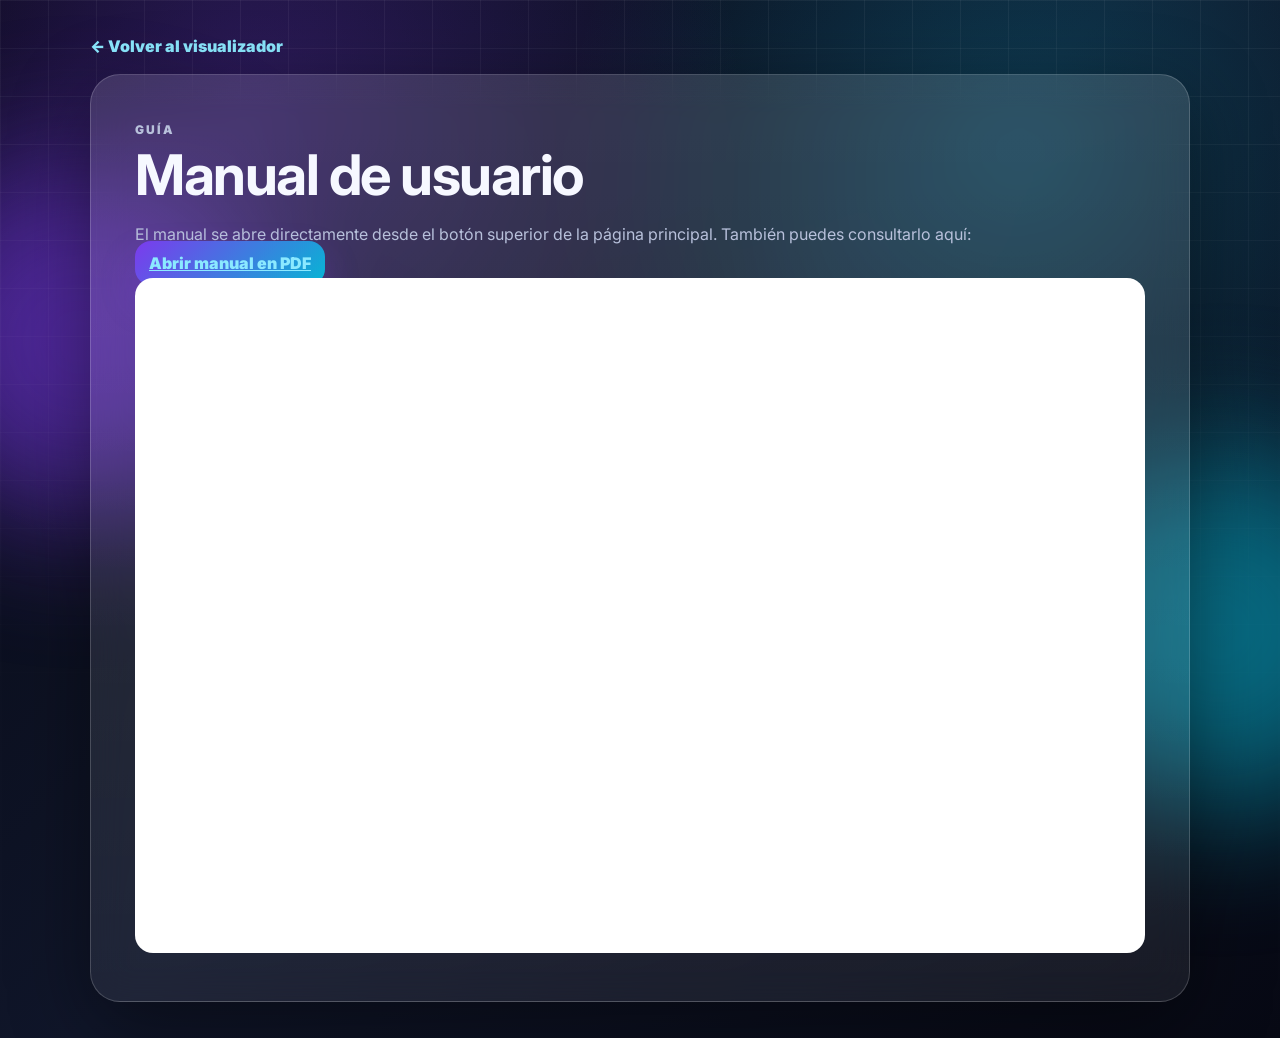
<file: manual.html>
<!DOCTYPE html>
<html lang="es">
<head>
  <meta charset="UTF-8" />
  <meta name="viewport" content="width=device-width, initial-scale=1.0" />
  <link rel="stylesheet" href="styles.css" />
  <title>Manual de usuario</title>
</head>
<body>
  <div class="bg-orb orb-one"></div><div class="bg-orb orb-two"></div><div class="bg-grid"></div>
  <main class="content-page">
    <a class="back-link" href="index.html">← Volver al visualizador</a>
    <section class="card">
      <p class="eyebrow">Guía</p>
      <h2>Manual de usuario</h2>
      <p>El manual se abre directamente desde el botón superior de la página principal. También puedes consultarlo aquí:</p>
      <p><a class="primary-btn" href="manual_usuario.pdf" target="_blank">Abrir manual en PDF</a></p>
      <iframe src="manual_usuario.pdf" style="width:100%;height:75vh;border:0;border-radius:18px;background:white;"></iframe>
    </section>
  </main>
</body>
</html>
</file>
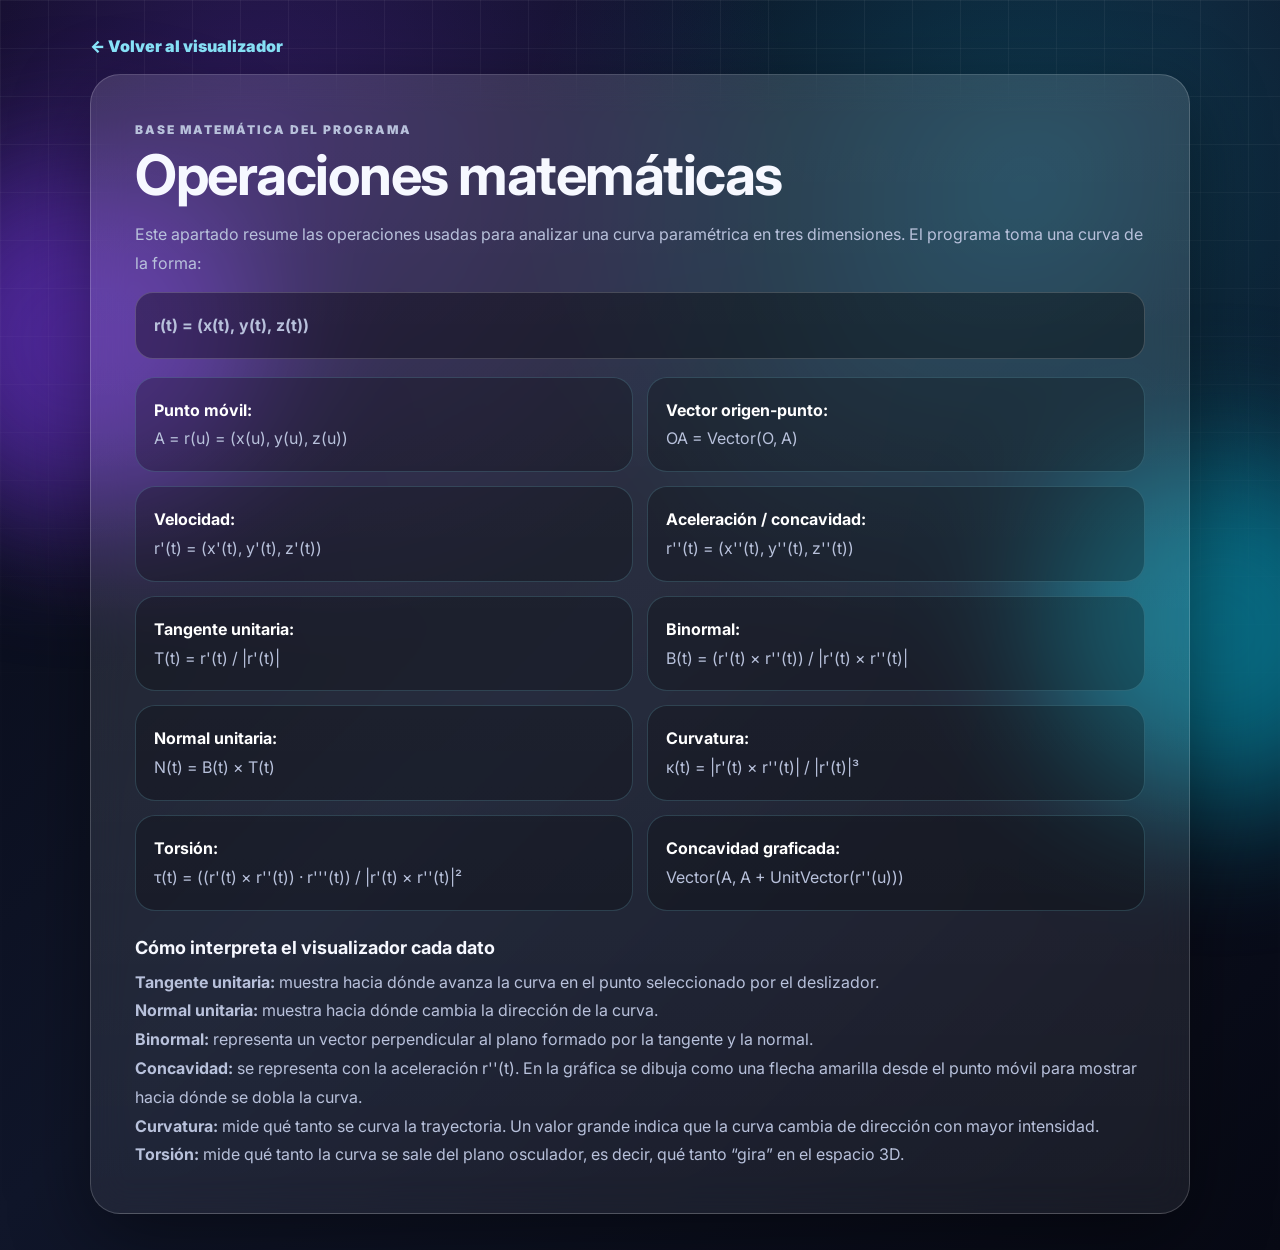
<file: operaciones.html>
<!DOCTYPE html>
<html lang="es">
<head>
  <meta charset="UTF-8">
  <meta name="viewport" content="width=device-width, initial-scale=1.0">
  <link rel="stylesheet" href="styles.css">
  <title>Operaciones matemáticas</title>
</head>
<body>
  <div class="bg-orb orb-one"></div><div class="bg-orb orb-two"></div><div class="bg-grid"></div>
  <main class="content-page">
    <a class="back-link" href="index.html">← Volver al visualizador</a>
    <section class="card">
      <p class="eyebrow">Base matemática del programa</p>
      <h2>Operaciones matemáticas</h2>
      <p>Este apartado resume las operaciones usadas para analizar una curva paramétrica en tres dimensiones. El programa toma una curva de la forma:</p>
      <div class="code-box"><p><b>r(t) = (x(t), y(t), z(t))</b></p></div>

      <div class="formula-grid">
        <div class="formula-card"><p><b>Punto móvil:</b></p><p>A = r(u) = (x(u), y(u), z(u))</p></div>
        <div class="formula-card"><p><b>Vector origen-punto:</b></p><p>OA = Vector(O, A)</p></div>
        <div class="formula-card"><p><b>Velocidad:</b></p><p>r'(t) = (x'(t), y'(t), z'(t))</p></div>
        <div class="formula-card"><p><b>Aceleración / concavidad:</b></p><p>r''(t) = (x''(t), y''(t), z''(t))</p></div>
        <div class="formula-card"><p><b>Tangente unitaria:</b></p><p>T(t) = r'(t) / |r'(t)|</p></div>
        <div class="formula-card"><p><b>Binormal:</b></p><p>B(t) = (r'(t) × r''(t)) / |r'(t) × r''(t)|</p></div>
        <div class="formula-card"><p><b>Normal unitaria:</b></p><p>N(t) = B(t) × T(t)</p></div>
        <div class="formula-card"><p><b>Curvatura:</b></p><p>κ(t) = |r'(t) × r''(t)| / |r'(t)|³</p></div>
        <div class="formula-card"><p><b>Torsión:</b></p><p>τ(t) = ((r'(t) × r''(t)) · r'''(t)) / |r'(t) × r''(t)|²</p></div>
        <div class="formula-card"><p><b>Concavidad graficada:</b></p><p>Vector(A, A + UnitVector(r''(u)))</p></div>
      </div>

      <h3>Cómo interpreta el visualizador cada dato</h3>
      <p><b>Tangente unitaria:</b> muestra hacia dónde avanza la curva en el punto seleccionado por el deslizador.</p>
      <p><b>Normal unitaria:</b> muestra hacia dónde cambia la dirección de la curva.</p>
      <p><b>Binormal:</b> representa un vector perpendicular al plano formado por la tangente y la normal.</p>
      <p><b>Concavidad:</b> se representa con la aceleración r''(t). En la gráfica se dibuja como una flecha amarilla desde el punto móvil para mostrar hacia dónde se dobla la curva.</p>
      <p><b>Curvatura:</b> mide qué tanto se curva la trayectoria. Un valor grande indica que la curva cambia de dirección con mayor intensidad.</p>
      <p><b>Torsión:</b> mide qué tanto la curva se sale del plano osculador, es decir, qué tanto “gira” en el espacio 3D.</p>
    </section>
  </main>
</body>
</html>
</file>
<file: styles.css>
@import url('https://fonts.googleapis.com/css2?family=Inter:wght@400;500;600;700;800;900&display=swap');
:root{--bg:#070914;--panel:rgba(255,255,255,.09);--panel2:rgba(255,255,255,.13);--stroke:rgba(255,255,255,.18);--text:#f6f8ff;--muted:#b8c1db;--accent:#7c3aed;--accent2:#06b6d4;--hot:#f59e0b;--good:#22c55e;--shadow:0 24px 80px rgba(0,0,0,.42)}
*{box-sizing:border-box}html{scroll-behavior:smooth}body{margin:0;font-family:Inter,system-ui,sans-serif;min-height:100vh;color:var(--text);background:radial-gradient(circle at 20% 10%,rgba(124,58,237,.30),transparent 35%),radial-gradient(circle at 80% 15%,rgba(6,182,212,.24),transparent 34%),linear-gradient(135deg,#070914 0%,#10162a 48%,#070914 100%);overflow-x:hidden}.bg-grid{position:fixed;inset:0;pointer-events:none;background-image:linear-gradient(rgba(255,255,255,.05) 1px,transparent 1px),linear-gradient(90deg,rgba(255,255,255,.05) 1px,transparent 1px);background-size:48px 48px;mask-image:linear-gradient(to bottom,black,transparent 85%)}.bg-orb{position:fixed;width:360px;height:360px;border-radius:50%;filter:blur(70px);opacity:.55;pointer-events:none;animation:float 8s ease-in-out infinite alternate}.orb-one{background:#7c3aed;top:18%;left:-100px}.orb-two{background:#06b6d4;right:-120px;bottom:10%;animation-delay:1.5s}@keyframes float{from{transform:translateY(0) scale(1)}to{transform:translateY(-28px) scale(1.06)}}
.topbar{position:sticky;top:0;z-index:20;display:flex;align-items:center;justify-content:space-between;padding:18px 5vw;backdrop-filter:blur(18px);background:rgba(8,11,22,.72);border-bottom:1px solid var(--stroke)}.brand{display:flex;align-items:center;gap:14px}.logo{width:48px;height:48px;display:grid;place-items:center;border-radius:17px;font-size:28px;font-weight:900;background:linear-gradient(135deg,var(--accent),var(--accent2));box-shadow:0 18px 50px rgba(124,58,237,.35)}h1,h2,h3,p{margin:0}h1{font-size:clamp(18px,2vw,26px)}h2{font-size:clamp(28px,5vw,56px);line-height:1.03;letter-spacing:-1.5px}h3{font-size:18px}.eyebrow{color:#8be9ff;font-size:12px;text-transform:uppercase;letter-spacing:2px;font-weight:900;margin-bottom:6px}.desktop-nav{display:flex;gap:10px}.desktop-nav a,.side-menu a{color:var(--text);text-decoration:none;padding:10px 14px;border-radius:999px;border:1px solid transparent;transition:.25s}.desktop-nav a:hover,.side-menu a:hover{background:var(--panel);border-color:var(--stroke)}.menu-btn,.close-menu{display:none;color:#fff;background:var(--panel);border:1px solid var(--stroke);width:42px;height:42px;border-radius:14px;cursor:pointer;font-size:20px}.side-menu{position:fixed;top:0;right:-320px;width:300px;height:100vh;z-index:40;padding:28px;display:flex;flex-direction:column;gap:14px;background:rgba(10,14,30,.96);border-left:1px solid var(--stroke);backdrop-filter:blur(20px);transition:.35s}.side-menu.open{right:0}.layout{width:min(1500px,94vw);margin:28px auto;position:relative;z-index:2}.card{background:linear-gradient(180deg,rgba(255,255,255,.13),rgba(255,255,255,.065));border:1px solid var(--stroke);border-radius:30px;box-shadow:var(--shadow);backdrop-filter:blur(18px)}.hero{display:grid;grid-template-columns:1fr auto;gap:24px;padding:clamp(24px,4vw,42px);margin-bottom:22px;overflow:hidden;position:relative}.hero:after{content:'';position:absolute;right:-70px;top:-70px;width:210px;height:210px;border-radius:50%;background:linear-gradient(135deg,rgba(6,182,212,.35),rgba(124,58,237,.2))}.description{color:var(--muted);margin-top:18px;max-width:850px;line-height:1.7}.status-pill{align-self:start;padding:12px 16px;background:rgba(34,197,94,.14);border:1px solid rgba(34,197,94,.35);border-radius:999px;color:#a7f3d0;font-weight:800;white-space:nowrap}.status-pill.loading{background:rgba(251,191,36,.14);border-color:rgba(251,191,36,.38);color:#fde68a}.status-pill.error{background:rgba(251,113,133,.14);border-color:rgba(251,113,133,.38);color:#fecdd3}
.workspace{display:grid;grid-template-columns:360px minmax(560px,1fr);gap:22px;align-items:start}.control-panel,.data-panel,.viewer-card{padding:22px}.section-title{display:flex;align-items:center;gap:12px;margin-bottom:18px}.section-title.compact{margin-top:24px}.section-title span{width:34px;height:34px;display:grid;place-items:center;border-radius:12px;background:linear-gradient(135deg,var(--accent),var(--accent2));font-size:12px;font-weight:900}.input-group{display:block;margin-bottom:14px}.input-group span,.slider-head span{display:block;color:var(--muted);margin-bottom:8px;font-size:13px;font-weight:800}input{width:100%;border:1px solid var(--stroke);background:rgba(0,0,0,.30);color:var(--text);border-radius:16px;outline:none;padding:13px 14px;font-size:15px;transition:.22s}input:focus{border-color:rgba(6,182,212,.75);box-shadow:0 0 0 4px rgba(6,182,212,.12)}.button-row{display:grid;grid-template-columns:1fr 1fr;gap:10px;margin-top:16px}button{font-family:inherit}.primary-btn,.ghost-btn{border:0;cursor:pointer;border-radius:16px;padding:12px 14px;color:white;font-weight:900;transition:.22s}.primary-btn{background:linear-gradient(135deg,var(--accent),var(--accent2));box-shadow:0 18px 35px rgba(124,58,237,.26)}.primary-btn:hover,.ghost-btn:hover{transform:translateY(-2px)}.ghost-btn{background:rgba(255,255,255,.10);border:1px solid var(--stroke)}.ghost-btn.full{width:100%;margin-top:12px}.ghost-btn.small{padding:9px 12px;font-size:13px}.slider-box{padding:16px;border-radius:22px;background:rgba(0,0,0,.25);border:1px solid var(--stroke)}.slider-head{display:flex;align-items:center;justify-content:space-between}.slider-head strong{font-size:22px;color:#8be9ff}input[type=range]{padding:0;accent-color:var(--accent2);cursor:pointer}.mini-labels{display:flex;justify-content:space-between;color:var(--muted);font-size:12px;margin-top:8px}.toggles{display:grid;gap:10px}.toggles label{display:flex;gap:10px;align-items:center;padding:12px;border-radius:16px;background:rgba(0,0,0,.25);border:1px solid var(--stroke);color:#e7ecff;cursor:pointer}.toggles input{width:18px;height:18px;accent-color:var(--accent2)}
.viewer-card{min-height:auto}.viewer-header{display:flex;justify-content:space-between;align-items:center;margin-bottom:14px;gap:12px}#ggb-element{width:100%;height:650px;overflow:hidden;border-radius:24px;background:#fff;border:1px solid rgba(255,255,255,.25);box-shadow:inset 0 0 0 1px rgba(255,255,255,.15)}
.data-panel{margin-top:24px;padding-top:8px}.metrics-grid{display:grid;grid-template-columns:repeat(2,minmax(230px,1fr));gap:14px}.metric{position:relative;overflow:hidden;padding:17px;border:1px solid rgba(139,233,255,.24);border-radius:22px;background:linear-gradient(135deg,rgba(124,58,237,.72),rgba(6,182,212,.48));box-shadow:0 18px 38px rgba(0,0,0,.22)}.metric:before{content:'';position:absolute;inset:0;background:radial-gradient(circle at 85% 10%,rgba(255,255,255,.22),transparent 34%);pointer-events:none}.metric span{position:relative;display:block;color:#ffffff;font-size:13px;margin-bottom:9px;font-weight:900;text-transform:uppercase;letter-spacing:.5px}.metric strong{position:relative;font-size:21px;overflow-wrap:anywhere;color:#fff;text-shadow:0 2px 20px rgba(0,0,0,.35)}.info-box{margin-top:18px;padding:20px;border-radius:24px;background:linear-gradient(135deg,rgba(6,182,212,.18),rgba(124,58,237,.20));border:1px solid var(--stroke);color:#eaf0ff}.info-box h4{margin:0 0 10px;font-size:20px;color:#fff}.info-box p{line-height:1.65;color:#dbe5ff;margin-bottom:10px}footer{position:relative;z-index:2;text-align:center;color:var(--muted);padding:26px}.content-page{width:min(1100px,92vw);margin:36px auto;position:relative;z-index:2}.content-page .card{padding:clamp(24px,4vw,44px)}.content-page h2{margin-bottom:16px}.content-page h3{margin-top:26px;margin-bottom:10px}.content-page p,.content-page li{color:var(--muted);line-height:1.8}.content-page a{color:#8be9ff}.code-box{padding:18px;border-radius:18px;background:rgba(0,0,0,.35);border:1px solid var(--stroke);overflow:auto;color:#dbeafe;margin-top:14px}.formula-grid{display:grid;grid-template-columns:repeat(2,minmax(240px,1fr));gap:14px;margin-top:18px}.formula-card{padding:18px;border-radius:20px;background:rgba(0,0,0,.25);border:1px solid rgba(139,233,255,.18)}.formula-card b{color:#fff}.back-link{display:inline-block;margin-bottom:18px;color:#8be9ff;text-decoration:none;font-weight:900}@media(max-width:1220px){.workspace{grid-template-columns:1fr}.metrics-grid{grid-template-columns:repeat(2,1fr)}}@media(max-width:760px){.desktop-nav{display:none}.menu-btn,.close-menu{display:block}.hero{grid-template-columns:1fr}.button-row{grid-template-columns:1fr}#ggb-element{height:470px}.viewer-card{min-height:auto}.metrics-grid,.formula-grid{grid-template-columns:1fr}}
</file>
